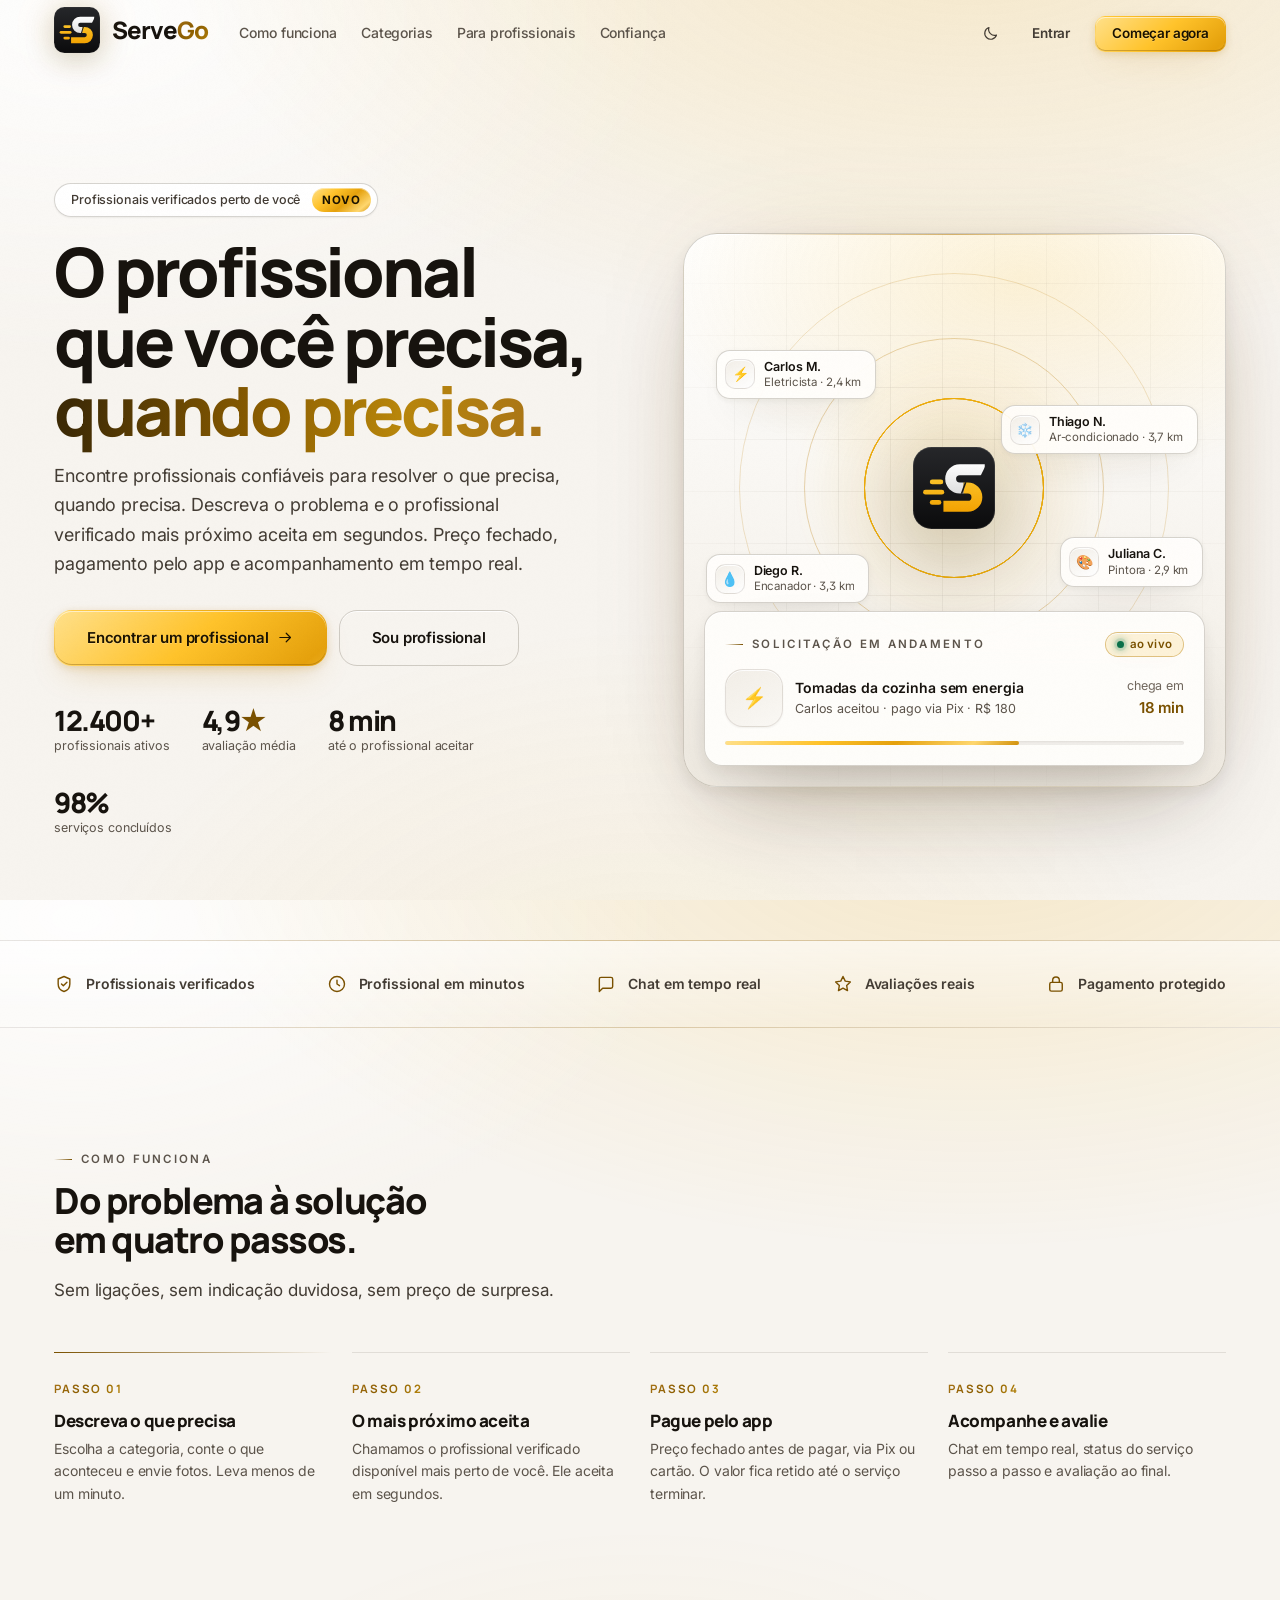
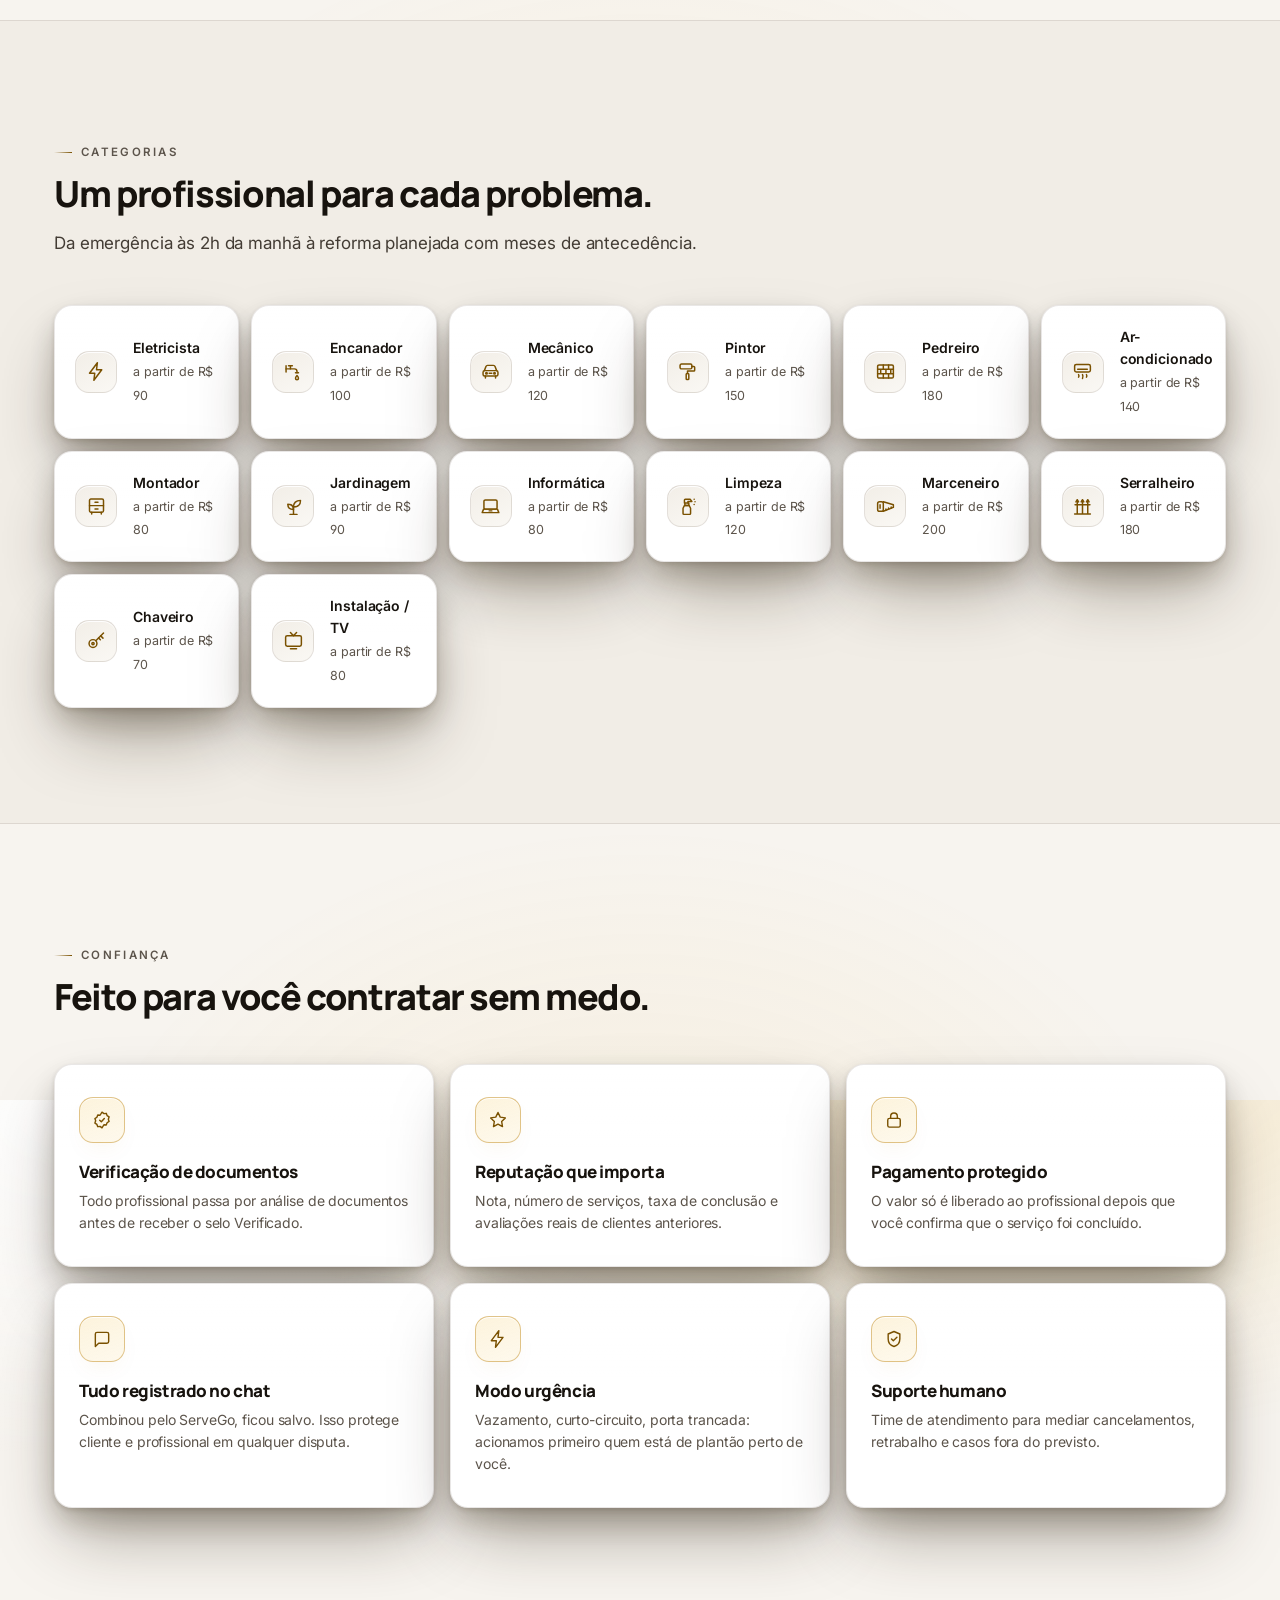
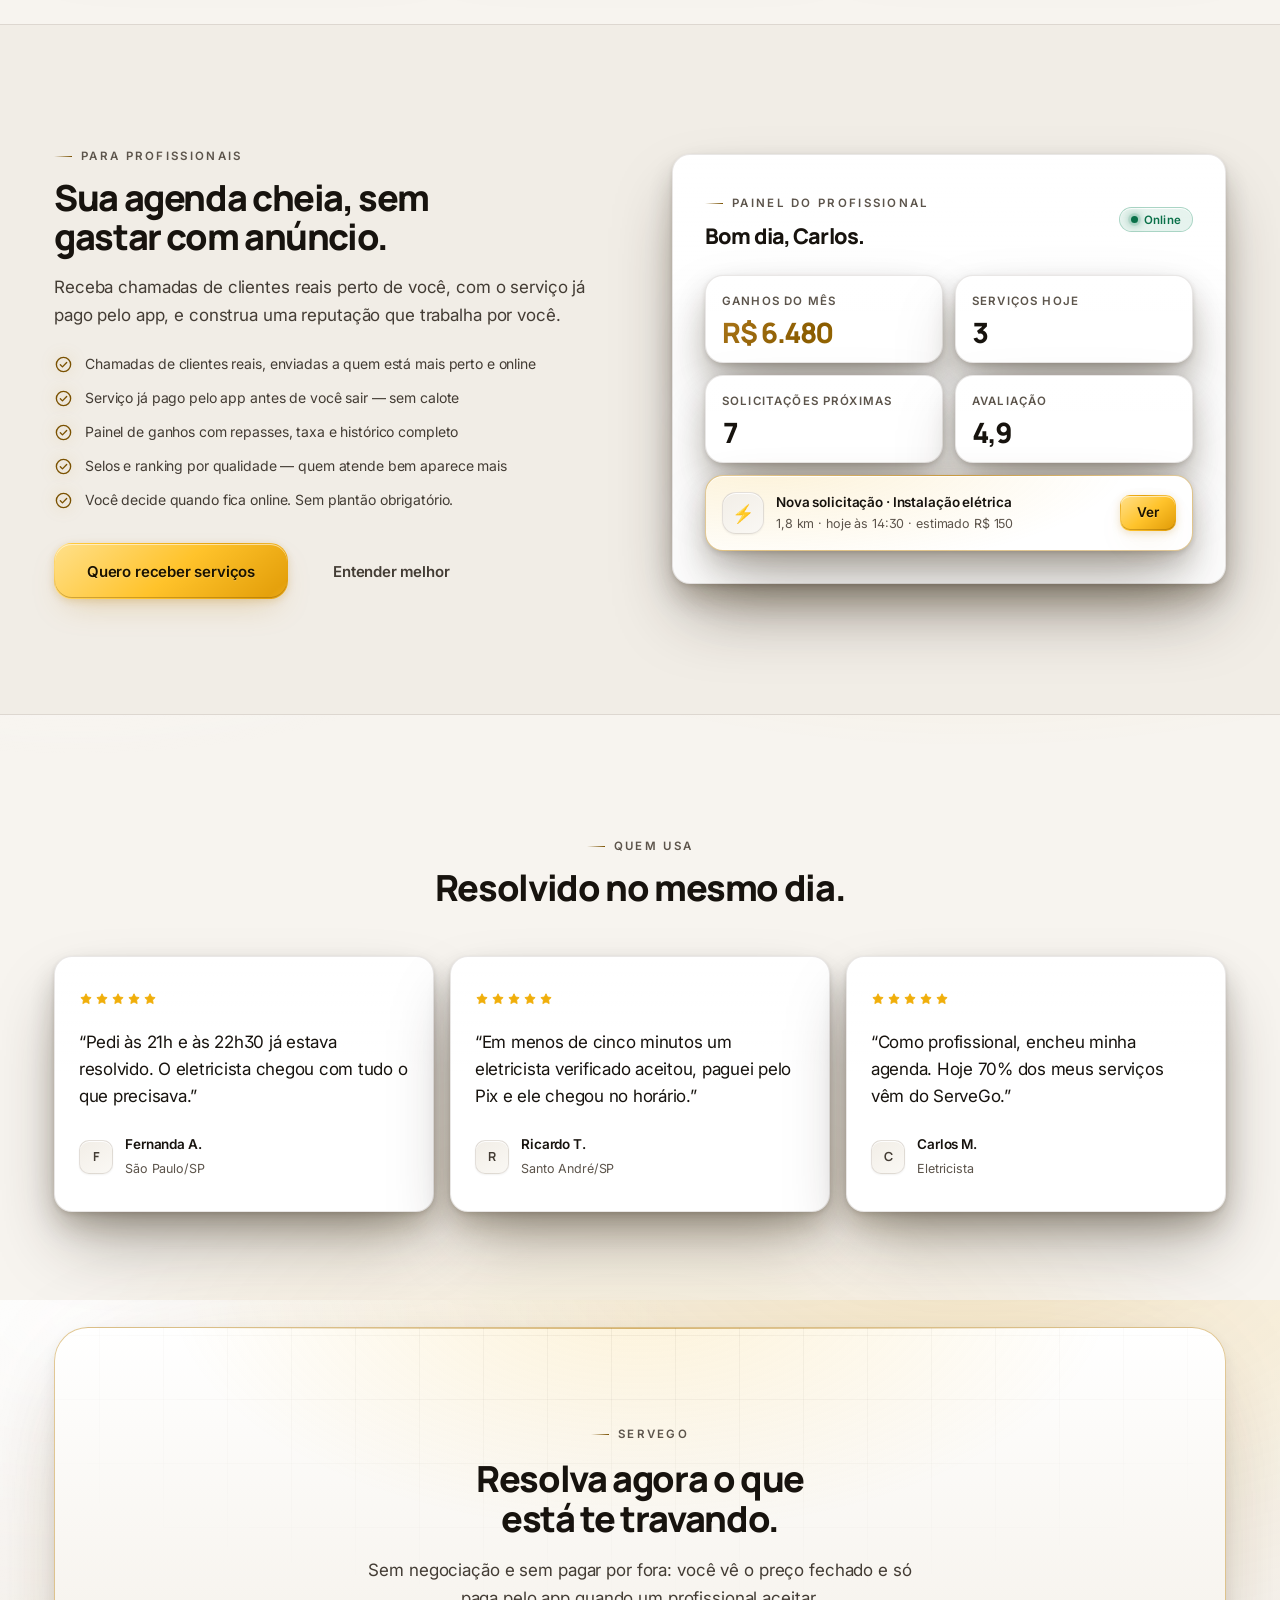
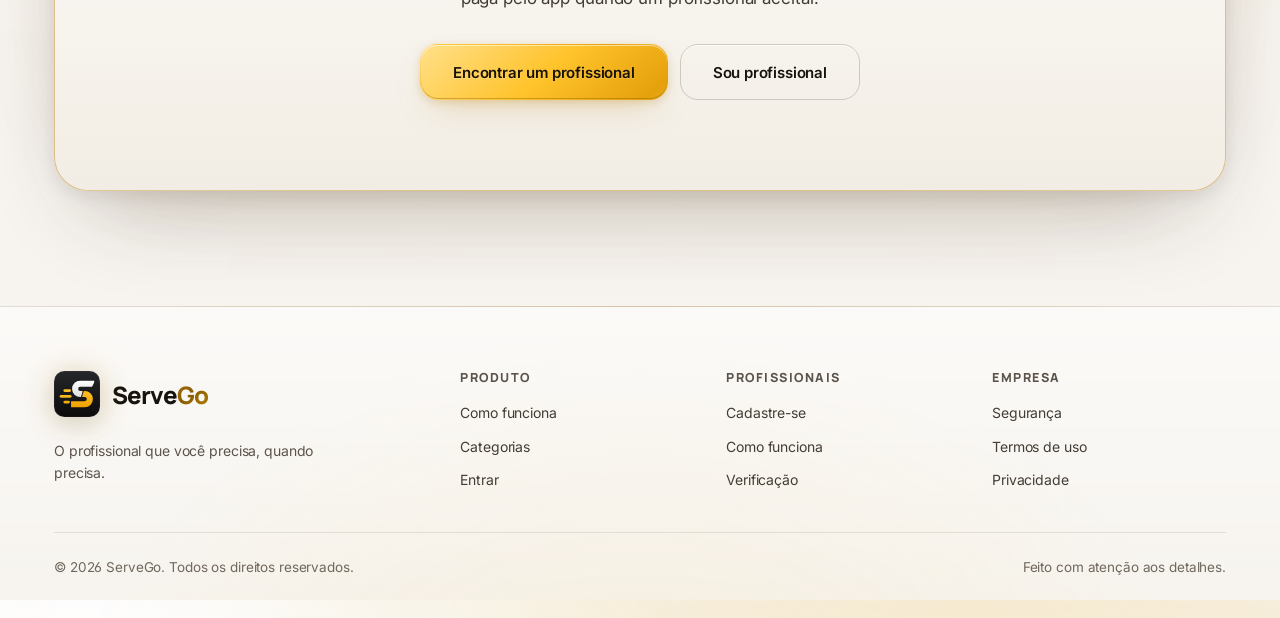
<file: index.html>
<!DOCTYPE html>
<html lang="pt-BR">
<head>
  <meta charset="UTF-8">
  <meta name="viewport" content="width=device-width, initial-scale=1, viewport-fit=cover">
  <meta name="theme-color" content="#f7f4ef" media="(prefers-color-scheme: light)">
  <meta name="theme-color" content="#070706" media="(prefers-color-scheme: dark)">
  <title>ServeGo — O profissional que você precisa, quando precisa</title>
  <meta name="description" content="Encontre profissionais confiáveis para resolver o que precisa, quando precisa. Eletricistas, encanadores, mecânicos e mais — verificados, avaliados e próximos de você.">

  <meta property="og:title" content="ServeGo — O profissional que você precisa, quando precisa">
  <meta property="og:description" content="Peça e o profissional verificado mais próximo vai até você. Preço fechado, pagamento pelo app.">
  <meta property="og:type" content="website">

  <!-- Tema aplicado antes da primeira pintura (evita flash de tela branca) -->
  <script>
    (function () {
      try {
        var t = localStorage.getItem("servego.theme");
        if (t === "light" || t === "dark") document.documentElement.setAttribute("data-theme", t);
      } catch (e) {}
    })();
  </script>

  <link rel="icon" type="image/svg+xml" href="assets/logo-mark.svg">
  <link rel="icon" type="image/png" href="assets/favicon.png">
  <link rel="apple-touch-icon" href="assets/apple-touch-icon.png">
  <link rel="manifest" href="manifest.webmanifest">
  <meta name="mobile-web-app-capable" content="yes">
  <meta name="apple-mobile-web-app-capable" content="yes">
  <meta name="apple-mobile-web-app-status-bar-style" content="black-translucent">
  <meta name="apple-mobile-web-app-title" content="ServeGo">
  <meta name="application-name" content="ServeGo">
  <meta name="format-detection" content="telephone=no">

  <link rel="preconnect" href="https://fonts.googleapis.com">
  <link rel="preconnect" href="https://fonts.gstatic.com" crossorigin>
  <link href="https://fonts.googleapis.com/css2?family=Inter:wght@400;500;600;700&family=Manrope:wght@600;700;800&display=swap" rel="stylesheet">

  <link rel="stylesheet" href="css/tokens.css">
  <link rel="stylesheet" href="css/base.css">
  <link rel="stylesheet" href="css/components.css">
  <link rel="stylesheet" href="css/landing.css">
</head>
<body class="lp">

  <!-- ==================== HEADER ==================== -->
  <header class="lp-header" id="lpHeader">
    <div class="sg-container lp-header__inner">
      <a href="#" id="brandSlot" aria-label="ServeGo"></a>
      <nav class="lp-nav">
        <a href="#como-funciona">Como funciona</a>
        <a href="#categorias">Categorias</a>
        <a href="#profissionais">Para profissionais</a>
        <a href="#confianca">Confiança</a>
      </nav>
      <div class="sg-spacer"></div>
      <div class="sg-row" style="gap:8px">
        <span id="themeSlot" style="display:flex"></span>
        <a class="sg-btn sg-btn--ghost sg-btn--sm sg-hide-sm" href="app.html">Entrar</a>
        <a class="sg-btn sg-btn--primary sg-btn--sm" href="app.html">Começar agora</a>
      </div>
    </div>
  </header>

  <!-- ==================== HERO ==================== -->
  <section class="lp-hero">
    <div class="sg-container">
      <div class="lp-hero__grid">
        <div>
          <span class="lp-hero__pill sg-anim">Profissionais verificados perto de você <b>NOVO</b></span>
          <h1 class="sg-anim sg-anim-1">
            O profissional que você precisa,
            <span class="sg-gradient-text">quando precisa.</span>
          </h1>
          <p class="lp-hero__sub sg-anim sg-anim-2">
            Encontre profissionais confiáveis para resolver o que precisa, quando precisa.
            Descreva o problema e o profissional verificado mais próximo aceita em segundos. Preço fechado, pagamento pelo app e acompanhamento em tempo real.
          </p>
          <div class="lp-hero__cta sg-anim sg-anim-3">
            <a class="sg-btn sg-btn--primary sg-btn--lg" href="app.html">
              Encontrar um profissional <span id="icoArrow"></span>
            </a>
            <a class="sg-btn sg-btn--outline sg-btn--lg" href="app.html">Sou profissional</a>
          </div>
          <div class="lp-hero__trust sg-anim sg-anim-4">
            <div class="lp-hero__trust-item">
              <span class="lp-hero__trust-value">12.400+</span>
              <span class="lp-hero__trust-label">profissionais ativos</span>
            </div>
            <div class="lp-hero__trust-item">
              <span class="lp-hero__trust-value">4,9<span class="sg-brand-text">★</span></span>
              <span class="lp-hero__trust-label">avaliação média</span>
            </div>
            <div class="lp-hero__trust-item">
              <span class="lp-hero__trust-value">8 min</span>
              <span class="lp-hero__trust-label">até o profissional aceitar</span>
            </div>
            <div class="lp-hero__trust-item">
              <span class="lp-hero__trust-value">98%</span>
              <span class="lp-hero__trust-label">serviços concluídos</span>
            </div>
          </div>
        </div>

        <!-- Composição visual: rede de profissionais ao redor do cliente -->
        <div class="lp-stage" aria-hidden="true">
          <div class="lp-stage__grid"></div>
          <div class="lp-stage__glow"></div>
          <div class="lp-stage__ring lp-stage__ring--1"></div>
          <div class="lp-stage__ring lp-stage__ring--2"></div>
          <div class="lp-stage__ring lp-stage__ring--3"></div>
          <div class="lp-stage__wave"></div>
          <div class="lp-stage__wave lp-stage__wave--2"></div>
          <div class="lp-stage__wave lp-stage__wave--3"></div>
          <div class="lp-stage__center" id="stageCenter"></div>

          <div class="lp-node" style="left:6%;top:21%;animation-delay:.25s">
            <span class="lp-node__ic">⚡</span>
            <span><span class="lp-node__name">Carlos M.</span><span class="lp-node__meta">Eletricista · 2,4 km</span></span>
          </div>
          <div class="lp-node" style="right:5%;top:31%;animation-delay:.45s">
            <span class="lp-node__ic">❄️</span>
            <span><span class="lp-node__name">Thiago N.</span><span class="lp-node__meta">Ar-condicionado · 3,7 km</span></span>
          </div>
          <div class="lp-node" style="left:4%;top:58%;animation-delay:.65s">
            <span class="lp-node__ic">💧</span>
            <span><span class="lp-node__name">Diego R.</span><span class="lp-node__meta">Encanador · 3,3 km</span></span>
          </div>
          <div class="lp-node" style="right:4%;top:55%;animation-delay:.85s">
            <span class="lp-node__ic">🎨</span>
            <span><span class="lp-node__name">Juliana C.</span><span class="lp-node__meta">Pintora · 2,9 km</span></span>
          </div>

          <div class="lp-stage__card">
            <div class="sg-row sg-row--between" style="margin-bottom:12px">
              <span class="sg-eyebrow">Solicitação em andamento</span>
              <span class="sg-badge sg-badge--brand"><span class="sg-dot sg-dot--live"></span>ao vivo</span>
            </div>
            <div class="sg-row">
              <span class="sg-avatar sg-avatar--lg" style="font-size:20px">⚡</span>
              <div style="min-width:0;flex:1">
                <div class="sg-md sg-strong sg-truncate">Tomadas da cozinha sem energia</div>
                <div class="sg-xs sg-dim">Carlos aceitou · pago via Pix · R$ 180</div>
              </div>
              <div style="text-align:right">
                <div class="sg-xs sg-faint">chega em</div>
                <div class="sg-strong sg-brand-text">18 min</div>
              </div>
            </div>
            <div class="sg-progress" style="margin-top:14px"><div class="sg-progress__fill" style="width:64%"></div></div>
          </div>
        </div>
      </div>
    </div>
  </section>

  <!-- ==================== FAIXA DE CONFIANÇA ==================== -->
  <section class="lp-strip">
    <div class="sg-container lp-strip__inner" id="stripSlot"></div>
  </section>

  <!-- ==================== COMO FUNCIONA ==================== -->
  <section class="lp-section" id="como-funciona">
    <div class="sg-container">
      <div class="lp-section__head" data-reveal>
        <span class="sg-eyebrow">Como funciona</span>
        <h2>Do problema à solução em quatro passos.</h2>
        <p class="sg-lead">Sem ligações, sem indicação duvidosa, sem preço de surpresa.</p>
      </div>
      <div class="lp-steps">
        <div class="lp-step is-brand" data-reveal>
          <span class="lp-step__n">PASSO 01</span>
          <h4>Descreva o que precisa</h4>
          <p class="sg-md sg-dim">Escolha a categoria, conte o que aconteceu e envie fotos. Leva menos de um minuto.</p>
        </div>
        <div class="lp-step" data-reveal data-reveal-delay="80">
          <span class="lp-step__n">PASSO 02</span>
          <h4>O mais próximo aceita</h4>
          <p class="sg-md sg-dim">Chamamos o profissional verificado disponível mais perto de você. Ele aceita em segundos.</p>
        </div>
        <div class="lp-step" data-reveal data-reveal-delay="160">
          <span class="lp-step__n">PASSO 03</span>
          <h4>Pague pelo app</h4>
          <p class="sg-md sg-dim">Preço fechado antes de pagar, via Pix ou cartão. O valor fica retido até o serviço terminar.</p>
        </div>
        <div class="lp-step" data-reveal data-reveal-delay="240">
          <span class="lp-step__n">PASSO 04</span>
          <h4>Acompanhe e avalie</h4>
          <p class="sg-md sg-dim">Chat em tempo real, status do serviço passo a passo e avaliação ao final.</p>
        </div>
      </div>
    </div>
  </section>

  <!-- ==================== CATEGORIAS ==================== -->
  <section class="lp-section lp-section--alt" id="categorias">
    <div class="sg-container">
      <div class="lp-section__head" data-reveal>
        <span class="sg-eyebrow">Categorias</span>
        <h2>Um profissional para cada problema.</h2>
        <p class="sg-lead">Da emergência às 2h da manhã à reforma planejada com meses de antecedência.</p>
      </div>
      <div class="lp-cats" id="catsSlot" data-reveal></div>
    </div>
  </section>

  <!-- ==================== CONFIANÇA ==================== -->
  <section class="lp-section" id="confianca">
    <div class="sg-container">
      <div class="lp-section__head" data-reveal>
        <span class="sg-eyebrow">Confiança</span>
        <h2>Feito para você contratar sem medo.</h2>
      </div>
      <div class="lp-features" id="featSlot"></div>
    </div>
  </section>

  <!-- ==================== PARA PROFISSIONAIS ==================== -->
  <section class="lp-section lp-section--alt" id="profissionais">
    <div class="sg-container lp-split">
      <div data-reveal>
        <span class="sg-eyebrow">Para profissionais</span>
        <h2 style="margin:12px 0 16px">Sua agenda cheia, sem gastar com anúncio.</h2>
        <p class="sg-lead">Receba chamadas de clientes reais perto de você, com o serviço já pago pelo app, e construa uma reputação que trabalha por você.</p>
        <ul class="lp-checklist" id="proListSlot"></ul>
        <div class="sg-row" style="gap:12px;margin-top:32px">
          <a class="sg-btn sg-btn--primary sg-btn--lg" href="app.html">Quero receber serviços</a>
          <a class="sg-btn sg-btn--ghost sg-btn--lg" href="#como-funciona">Entender melhor</a>
        </div>
      </div>
      <div data-reveal data-reveal-delay="120">
        <div class="sg-card sg-card--pad-lg">
          <div class="sg-row sg-row--between" style="margin-bottom:22px">
            <div>
              <div class="sg-eyebrow">Painel do profissional</div>
              <div class="sg-display" style="font-size:1.35rem;margin-top:6px">Bom dia, Carlos.</div>
            </div>
            <span class="sg-badge sg-badge--success"><span class="sg-dot sg-dot--live"></span>Online</span>
          </div>
          <div class="sg-grid sg-grid--2" style="gap:12px">
            <div class="sg-card sg-card--tight"><div class="sg-metric">
              <span class="sg-metric__label">Ganhos do mês</span>
              <span class="sg-metric__value sg-brand-text">R$ 6.480</span></div></div>
            <div class="sg-card sg-card--tight"><div class="sg-metric">
              <span class="sg-metric__label">Serviços hoje</span>
              <span class="sg-metric__value">3</span></div></div>
            <div class="sg-card sg-card--tight"><div class="sg-metric">
              <span class="sg-metric__label">Solicitações próximas</span>
              <span class="sg-metric__value">7</span></div></div>
            <div class="sg-card sg-card--tight"><div class="sg-metric">
              <span class="sg-metric__label">Avaliação</span>
              <span class="sg-metric__value">4,9</span></div></div>
          </div>
          <div class="sg-card sg-card--tight sg-card--brand" style="margin-top:12px">
            <div class="sg-row sg-row--between">
              <div class="sg-row" style="min-width:0">
                <span class="sg-avatar" style="font-size:18px">⚡</span>
                <div style="min-width:0">
                  <div class="sg-sm sg-strong sg-truncate">Nova solicitação · Instalação elétrica</div>
                  <div class="sg-xs sg-dim">1,8 km · hoje às 14:30 · estimado R$ 150</div>
                </div>
              </div>
              <span class="sg-btn sg-btn--primary sg-btn--sm">Ver</span>
            </div>
          </div>
        </div>
      </div>
    </div>
  </section>

  <!-- ==================== DEPOIMENTOS ==================== -->
  <section class="lp-section">
    <div class="sg-container">
      <div class="lp-section__head lp-section__head--center" data-reveal>
        <span class="sg-eyebrow">Quem usa</span>
        <h2>Resolvido no mesmo dia.</h2>
      </div>
      <div class="lp-quotes" id="quotesSlot"></div>
    </div>
  </section>

  <!-- ==================== CTA FINAL ==================== -->
  <section class="lp-section" style="padding-top:0">
    <div class="sg-container">
      <div class="lp-cta" data-reveal>
        <span class="sg-eyebrow">ServeGo</span>
        <h2 style="margin:16px auto 18px">Resolva agora o que está te travando.</h2>
        <p class="sg-lead" style="max-width:52ch;margin-inline:auto">
          Sem negociação e sem pagar por fora: você vê o preço fechado e só paga pelo app quando um profissional aceitar.
        </p>
        <div class="lp-cta__actions">
          <a class="sg-btn sg-btn--primary sg-btn--lg" href="app.html">Encontrar um profissional</a>
          <a class="sg-btn sg-btn--outline sg-btn--lg" href="app.html">Sou profissional</a>
        </div>
      </div>
    </div>
  </section>

  <!-- ==================== FOOTER ==================== -->
  <footer class="lp-footer">
    <div class="sg-container">
      <div class="lp-footer__grid">
        <div>
          <div id="footBrand"></div>
          <p class="sg-md sg-dim" style="margin-top:16px;max-width:34ch">
            O profissional que você precisa, quando precisa.
          </p>
        </div>
        <div>
          <h5>Produto</h5>
          <ul>
            <li><a href="#como-funciona">Como funciona</a></li>
            <li><a href="#categorias">Categorias</a></li>
            <li><a href="app.html">Entrar</a></li>
          </ul>
        </div>
        <div>
          <h5>Profissionais</h5>
          <ul>
            <li><a href="app.html">Cadastre-se</a></li>
            <li><a href="#profissionais">Como funciona</a></li>
            <li><a href="#confianca">Verificação</a></li>
          </ul>
        </div>
        <div>
          <h5>Empresa</h5>
          <ul>
            <li><a href="#confianca">Segurança</a></li>
            <li><a href="#">Termos de uso</a></li>
            <li><a href="#">Privacidade</a></li>
          </ul>
        </div>
      </div>
      <div class="lp-footer__bottom">
        <span>© <span id="year"></span> ServeGo. Todos os direitos reservados.</span>
        <span>Feito com atenção aos detalhes.</span>
      </div>
    </div>
  </footer>

  <script src="js/icons.js"></script>
  <script src="js/theme.js"></script>
  <script>
  (function () {
    var SG = window.SG;

    document.getElementById("brandSlot").innerHTML = SG.brandLogo();
    document.getElementById("footBrand").innerHTML = SG.brandLogo();
    document.getElementById("stageCenter").innerHTML = SG.brandMark(40);
    document.getElementById("icoArrow").innerHTML = SG.icon("arrowRight", 17);
    document.getElementById("year").textContent = new Date().getFullYear();

    /* Botão de tema claro/escuro */
    if (SG.theme) SG.theme.mount("#themeSlot", "sg-btn sg-btn--ghost sg-btn--sm sg-btn--icon");

    /* Faixa de confiança */
    var strip = [
      ["shield", "Profissionais verificados"],
      ["clock", "Profissional em minutos"],
      ["chat", "Chat em tempo real"],
      ["star", "Avaliações reais"],
      ["lock", "Pagamento protegido"]
    ];
    document.getElementById("stripSlot").innerHTML = strip.map(function (s) {
      return '<div class="lp-strip__item"><span class="lp-strip__ic">' + SG.icon(s[0], 20) +
        '</span><span class="sg-md sg-muted sg-strong">' + s[1] + "</span></div>";
    }).join("");

    /* Categorias */
    var cats = [
      ["eletricista", "Eletricista", "R$ 90"], ["encanador", "Encanador", "R$ 100"], ["mecanico", "Mecânico", "R$ 120"],
      ["pintor", "Pintor", "R$ 150"], ["pedreiro", "Pedreiro", "R$ 180"], ["ar-condicionado", "Ar-condicionado", "R$ 140"],
      ["montador", "Montador", "R$ 80"], ["jardinagem", "Jardinagem", "R$ 90"], ["informatica", "Informática", "R$ 80"],
      ["limpeza", "Limpeza", "R$ 120"], ["marceneiro", "Marceneiro", "R$ 200"], ["serralheiro", "Serralheiro", "R$ 180"],
      ["chaveiro", "Chaveiro", "R$ 70"], ["instalacoes", "Instalação / TV", "R$ 80"]
    ];
    document.getElementById("catsSlot").innerHTML = cats.map(function (c) {
      return '<a class="lp-cat" href="app.html"><span class="lp-cat__ic">' + SG.catIcon({ slug: c[0] }, 21) + "</span>" +
        '<span><span class="lp-cat__name" style="display:block">' + c[1] + "</span>" +
        '<span class="lp-cat__price">a partir de ' + c[2] + "</span></span></a>";
    }).join("");

    /* Diferenciais */
    var feats = [
      ["verified", "Verificação de documentos", "Todo profissional passa por análise de documentos antes de receber o selo Verificado."],
      ["star", "Reputação que importa", "Nota, número de serviços, taxa de conclusão e avaliações reais de clientes anteriores."],
      ["lock", "Pagamento protegido", "O valor só é liberado ao profissional depois que você confirma que o serviço foi concluído."],
      ["chat", "Tudo registrado no chat", "Combinou pelo ServeGo, ficou salvo. Isso protege cliente e profissional em qualquer disputa."],
      ["zap", "Modo urgência", "Vazamento, curto-circuito, porta trancada: acionamos primeiro quem está de plantão perto de você."],
      ["shield", "Suporte humano", "Time de atendimento para mediar cancelamentos, retrabalho e casos fora do previsto."]
    ];
    document.getElementById("featSlot").innerHTML = feats.map(function (f, i) {
      return '<div class="lp-feature" data-reveal data-reveal-delay="' + (i * 70) + '">' +
        '<div class="lp-feature__ic">' + SG.icon(f[0], 20) + "</div>" +
        "<h4>" + f[1] + "</h4><p>" + f[2] + "</p></div>";
    }).join("");

    /* Lista para profissionais */
    var proItems = [
      "Chamadas de clientes reais, enviadas a quem está mais perto e online",
      "Serviço já pago pelo app antes de você sair — sem calote",
      "Painel de ganhos com repasses, taxa e histórico completo",
      "Selos e ranking por qualidade — quem atende bem aparece mais",
      "Você decide quando fica online. Sem plantão obrigatório."
    ];
    document.getElementById("proListSlot").innerHTML = proItems.map(function (t) {
      return "<li>" + SG.icon("checkCircle", 18) + "<span>" + t + "</span></li>";
    }).join("");

    /* Depoimentos */
    var quotes = [
      ["Pedi às 21h e às 22h30 já estava resolvido. O eletricista chegou com tudo o que precisava.", "Fernanda A.", "São Paulo/SP", 5],
      ["Em menos de cinco minutos um eletricista verificado aceitou, paguei pelo Pix e ele chegou no horário.", "Ricardo T.", "Santo André/SP", 5],
      ["Como profissional, encheu minha agenda. Hoje 70% dos meus serviços vêm do ServeGo.", "Carlos M.", "Eletricista", 5]
    ];
    document.getElementById("quotesSlot").innerHTML = quotes.map(function (q, i) {
      var stars = "";
      for (var s = 0; s < q[3]; s++) stars += SG.starIcon(true, 15);
      return '<div class="lp-quote" data-reveal data-reveal-delay="' + (i * 90) + '">' +
        '<span class="sg-stars">' + stars + "</span>" +
        "<p>“" + q[0] + "”</p>" +
        '<div class="sg-row"><span class="sg-avatar sg-avatar--sm">' + q[1].charAt(0) + "</span>" +
        '<span><span class="sg-sm sg-strong" style="display:block">' + q[1] + "</span>" +
        '<span class="sg-xs sg-dim">' + q[2] + "</span></span></div></div>";
    }).join("");

    /* Header fixo com fundo ao rolar */
    var header = document.getElementById("lpHeader");
    var onScroll = function () { header.classList.toggle("is-stuck", window.scrollY > 12); };
    window.addEventListener("scroll", onScroll, { passive: true });
    onScroll();

    /* Reveal por scroll */
    var els = [].slice.call(document.querySelectorAll("[data-reveal]"));
    if ("IntersectionObserver" in window) {
      var io = new IntersectionObserver(function (entries) {
        entries.forEach(function (en) {
          if (!en.isIntersecting) return;
          var delay = parseInt(en.target.getAttribute("data-reveal-delay") || "0", 10);
          setTimeout(function () { en.target.classList.add("is-visible"); }, delay);
          io.unobserve(en.target);
        });
      }, { threshold: 0.12, rootMargin: "0px 0px -40px" });
      els.forEach(function (e) { io.observe(e); });
    } else {
      els.forEach(function (e) { e.classList.add("is-visible"); });
    }

    /* Rolagem suave nas âncoras */
    document.addEventListener("click", function (e) {
      var a = e.target.closest('a[href^="#"]');
      if (!a) return;
      var id = a.getAttribute("href");
      if (id.length < 2) return;
      var target = document.querySelector(id);
      if (!target) return;
      e.preventDefault();
      window.scrollTo({ top: target.getBoundingClientRect().top + window.scrollY - 76, behavior: "smooth" });
    });
  })();
  </script>
  <script>
    if ("serviceWorker" in navigator && (location.protocol === "https:" || location.hostname === "localhost" || location.hostname === "127.0.0.1")) {
      window.addEventListener("load", function () { navigator.serviceWorker.register("sw.js").catch(function () {}); });
    }
  </script>
</body>
</html>
</file>
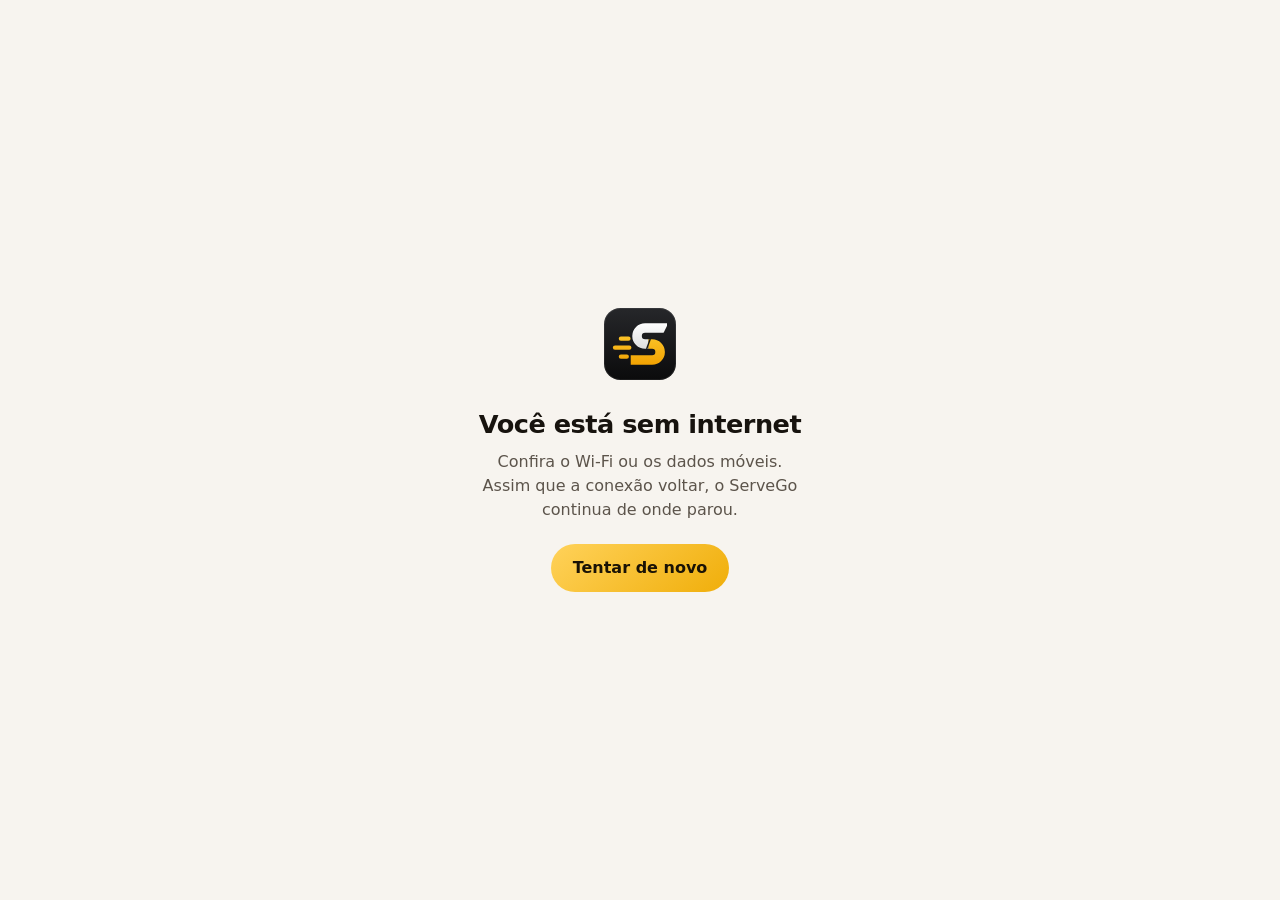
<file: offline.html>
<!DOCTYPE html>
<html lang="pt-BR">
<head>
  <meta charset="UTF-8">
  <meta name="viewport" content="width=device-width, initial-scale=1, viewport-fit=cover">
  <meta name="theme-color" content="#070706">
  <title>Sem conexão · ServeGo</title>
  <style>
    :root { color-scheme: light dark; --bg: #f7f4ef; --text: #17130e; --muted: #5c544b; --gold: #f0ae0a; }
    @media (prefers-color-scheme: dark) { :root { --bg: #070706; --text: #f7f4f0; --muted: #aaa29a; } }
    * { box-sizing: border-box; }
    body { margin: 0; min-height: 100dvh; display: grid; place-items: center; padding: 24px;
      background: var(--bg); color: var(--text); font: 16px/1.5 system-ui, -apple-system, "Segoe UI", Roboto, sans-serif; text-align: center; }
    img { width: 72px; height: 72px; }
    h1 { font-size: 1.6rem; margin: 18px 0 6px; letter-spacing: -0.02em; }
    p { margin: 0 auto 22px; max-width: 320px; color: var(--muted); }
    button { min-height: 48px; padding: 0 22px; border: 0; border-radius: 999px; font: 600 16px system-ui, sans-serif;
      color: #1a1205; background: linear-gradient(140deg, #ffd25a, var(--gold)); cursor: pointer; }
  </style>
</head>
<body>
  <main>
    <img src="assets/logo-mark.svg" alt="ServeGo">
    <h1>Você está sem internet</h1>
    <p>Confira o Wi-Fi ou os dados móveis. Assim que a conexão voltar, o ServeGo continua de onde parou.</p>
    <button onclick="location.reload()">Tentar de novo</button>
  </main>
  <script>window.addEventListener("online", function () { location.reload(); });</script>
</body>
</html>
</file>
<file: css/tokens.css>
/* ==========================================================================
   ServeGo — Design Tokens · Ultra-Premium · Tema claro e escuro
   --------------------------------------------------------------------------
   Como funciona o tema:
     :root                          → tema ESCURO (padrão da marca)
     :root[data-theme="light"]      → tema CLARO escolhido pelo usuário
     @media (prefers-color-scheme)  → segue o sistema quando não há escolha

   Nenhum valor cru de cor, sombra ou material deve ser escrito fora daqui.
   Os "materiais" (glaze, hover, well, sheen, inset, scrim) existem para que
   vidro, luz e profundidade se invertam corretamente entre os dois temas.
   ========================================================================== */

:root {
  /* =====================================================================
     TEMA ESCURO — preto quente, ouro metálico, vidro
     ===================================================================== */

  /* ---- Superfícies -------------------------------------------------- */
  --sg-bg: #070706;
  --sg-bg-soft: #0b0a09;
  --sg-surface: #100f0e;
  --sg-surface-2: #171513;
  --sg-surface-3: #201d1a;
  --sg-elevated: #2a2622;

  /* ---- Vidro (com backdrop-filter) ---------------------------------- */
  --sg-glass: rgba(24, 21, 19, 0.62);
  --sg-glass-strong: rgba(16, 15, 14, 0.86);
  --sg-glass-header: rgba(9, 8, 7, 0.72);
  --sg-glass-blur: blur(22px) saturate(150%);

  /* ---- Linhas ------------------------------------------------------- */
  --sg-line: rgba(255, 240, 220, 0.075);
  --sg-line-soft: rgba(255, 240, 220, 0.045);
  --sg-line-strong: rgba(255, 240, 220, 0.145);
  --sg-line-gold: rgba(255, 192, 31, 0.26);
  --sg-grid: rgba(255, 240, 220, 0.045);

  /* ---- Materiais ----------------------------------------------------
     glaze  = verniz de luz no topo das superfícies
     hover  = tinta de interação
     well   = fundo rebaixado (campos, segmentos, cabeçalho de tabela)
     sheen  = filete de luz de 1px (box-shadow inset)
     inset  = profundidade interna dos campos
     scrim  = véu atrás de modais                                        */
  --sg-glaze: rgba(255, 245, 230, 0.045);
  --sg-glaze-soft: rgba(255, 245, 230, 0.028);
  --sg-glaze-strong: rgba(255, 245, 230, 0.075);
  --sg-hover: rgba(255, 245, 230, 0.045);
  --sg-hover-strong: rgba(255, 245, 230, 0.075);
  --sg-well: rgba(0, 0, 0, 0.28);
  --sg-well-strong: rgba(0, 0, 0, 0.4);
  --sg-sheen: inset 0 1px 0 rgba(255, 245, 225, 0.07);
  --sg-sheen-strong: inset 0 1px 0 rgba(255, 245, 225, 0.14);
  --sg-inset: inset 0 1px 2px rgba(0, 0, 0, 0.35);
  --sg-inset-strong: inset 0 1px 3px rgba(0, 0, 0, 0.5);
  --sg-scrim: rgba(3, 3, 2, 0.74);
  --sg-shade: rgba(0, 0, 0, 0.6);
  --sg-shade-strong: rgba(0, 0, 0, 0.9);

  /* ---- Texto -------------------------------------------------------- */
  --sg-text: #f7f4f0;
  --sg-text-2: #d2cbc3;
  --sg-text-3: #aaa29a;
  --sg-text-4: #8f877f;
  --sg-on-brand: #180f00;

  /* ---- Ouro --------------------------------------------------------- */
  --sg-gold-100: #ffefc0;
  --sg-gold-200: #ffdc82;
  --sg-gold-300: #ffc93f;
  --sg-brand: #ffc01f;
  --sg-brand-2: #eaa30c;
  --sg-brand-3: #b87c05;
  --sg-brand-deep: #7d5202;
  /* cor do ouro quando vira TEXTO ou ícone (precisa de contraste) */
  --sg-brand-ink: #ffc01f;
  --sg-brand-ink-2: #ffdc82;

  --sg-brand-soft: rgba(255, 192, 31, 0.11);
  --sg-brand-softer: rgba(255, 192, 31, 0.055);
  --sg-brand-line: var(--sg-line-gold);
  --sg-brand-glow: rgba(255, 168, 10, 0.3);
  --sg-brand-halo: rgba(255, 168, 10, 0.14);

  /* Gradientes metálicos */
  --sg-gold-metal: linear-gradient(140deg,
      var(--sg-gold-100) 0%, var(--sg-brand) 34%, var(--sg-brand-2) 58%,
      var(--sg-gold-200) 86%, var(--sg-brand-2) 100%);
  /* versão para texto recortado (background-clip: text) */
  --sg-gold-ink: var(--sg-gold-metal);
  --sg-gold-line: linear-gradient(90deg,
      transparent 0%, var(--sg-brand-line) 22%, rgba(255, 223, 140, 0.5) 50%,
      var(--sg-brand-line) 78%, transparent 100%);
  --sg-gold-text: linear-gradient(96deg, #fffaf0 4%, var(--sg-gold-200) 40%,
      var(--sg-brand) 66%, var(--sg-gold-100) 100%);

  /* ---- Semânticas --------------------------------------------------- */
  --sg-success: #4cd6a0;
  --sg-success-soft: rgba(76, 214, 160, 0.11);
  --sg-success-line: rgba(76, 214, 160, 0.26);
  --sg-danger: #ff6f63;
  --sg-danger-soft: rgba(255, 111, 99, 0.11);
  --sg-danger-line: rgba(255, 111, 99, 0.26);
  --sg-info: #7fb0ff;
  --sg-info-soft: rgba(127, 176, 255, 0.11);
  --sg-info-line: rgba(127, 176, 255, 0.26);
  --sg-warn: #ffb020;
  --sg-warn-soft: rgba(255, 176, 32, 0.11);
  --sg-warn-line: rgba(255, 176, 32, 0.26);

  /* ---- Sombras em camadas ------------------------------------------- */
  --sg-shadow-sm: 0 1px 2px rgba(0, 0, 0, 0.5);
  --sg-shadow-md: 0 2px 4px rgba(0, 0, 0, 0.4), 0 8px 20px -8px rgba(0, 0, 0, 0.6);
  --sg-shadow-lg: 0 4px 10px rgba(0, 0, 0, 0.35), 0 22px 56px -22px rgba(0, 0, 0, 0.85);
  --sg-shadow-xl: 0 10px 24px rgba(0, 0, 0, 0.42), 0 50px 110px -40px rgba(0, 0, 0, 0.95);
  --sg-shadow-card: 0 2px 6px rgba(0, 0, 0, 0.55), 0 14px 30px -4px rgba(0, 0, 0, 0.8), 0 36px 72px -14px rgba(0, 0, 0, 0.95);
  --sg-shadow-card-hover: 0 4px 10px rgba(0, 0, 0, 0.6), 0 24px 46px -6px rgba(0, 0, 0, 0.85), 0 56px 100px -18px rgba(0, 0, 0, 1);
  --sg-shadow-brand: 0 2px 8px rgba(184, 124, 5, 0.28), 0 16px 40px -14px var(--sg-brand-glow);
  --sg-shadow-brand-lg: 0 4px 12px rgba(184, 124, 5, 0.34), 0 26px 62px -18px var(--sg-brand-glow);

  /* ---- Ambiente (auras de fundo) ------------------------------------ */
  --sg-aura-gold: rgba(255, 168, 10, 0.14);
  --sg-aura-gold-soft: rgba(255, 168, 10, 0.07);
  --sg-aura-light: rgba(255, 245, 230, 0.045);
  --sg-stage-top: #14120f;
  --sg-stage-bottom: #070605;

  /* ---- Textura ------------------------------------------------------ */
  --sg-noise-opacity: 0.035;
  --sg-noise-blend: overlay;
  --sg-noise: url("data:image/svg+xml,%3Csvg xmlns='http://www.w3.org/2000/svg' width='180' height='180'%3E%3Cfilter id='n'%3E%3CfeTurbulence type='fractalNoise' baseFrequency='0.85' numOctaves='3' stitchTiles='stitch'/%3E%3CfeColorMatrix type='saturate' values='0'/%3E%3C/filter%3E%3Crect width='180' height='180' filter='url(%23n)' opacity='0.5'/%3E%3C/svg%3E");

  color-scheme: dark;

  /* =====================================================================
     ESCALAS INVARIANTES (não mudam com o tema)
     ===================================================================== */

  /* ---- Tipografia ---------------------------------------------------- */
  --sg-font: "Inter", -apple-system, BlinkMacSystemFont, "Segoe UI", Roboto, Helvetica, Arial, sans-serif;
  --sg-font-display: "Manrope", var(--sg-font);
  --sg-fs-2xs: 0.71875rem;
  --sg-fs-xs: 0.78125rem;
  --sg-fs-sm: 0.84375rem;
  --sg-fs-md: 0.875rem;
  --sg-fs-base: 0.9375rem;
  --sg-fs-lg: 1.0625rem;
  --sg-fs-xl: 1.3125rem;
  --sg-fs-2xl: 1.75rem;
  --sg-fs-3xl: 2.25rem;
  --sg-fs-4xl: 3rem;
  --sg-fs-5xl: 4.25rem;
  --sg-track-tight: -0.032em;
  --sg-track-display: -0.045em;
  --sg-track-eyebrow: 0.2em;

  /* ---- Espaçamento --------------------------------------------------- */
  --sg-1: 4px;  --sg-2: 8px;  --sg-3: 12px; --sg-4: 16px; --sg-5: 20px;
  --sg-6: 24px; --sg-8: 32px; --sg-10: 40px; --sg-12: 48px; --sg-16: 64px;
  --sg-20: 80px; --sg-24: 96px; --sg-32: 128px;

  /* ---- Raios --------------------------------------------------------- */
  --sg-r-xs: 7px; --sg-r-sm: 10px; --sg-r-md: 14px; --sg-r-lg: 18px;
  --sg-r-xl: 26px; --sg-r-2xl: 34px; --sg-r-full: 999px;

  /* ---- Movimento ----------------------------------------------------- */
  --sg-ease: cubic-bezier(0.32, 0.72, 0.26, 1);
  --sg-ease-out: cubic-bezier(0.16, 1, 0.3, 1);
  --sg-ease-spring: cubic-bezier(0.34, 1.42, 0.5, 1);
  --sg-t-fast: 140ms;
  --sg-t: 260ms;
  --sg-t-slow: 480ms;
  --sg-t-lux: 760ms;

  /* ---- Layout -------------------------------------------------------- */
  --sg-container: 1220px;
  --sg-container-wide: 1440px;
  --sg-header-h: 68px;
  --sg-sidebar-w: 256px;
  --sg-bottomnav-h: 64px;
  --sg-z-grain: 1;
  --sg-z-header: 60;
  --sg-z-sidebar: 55;
  --sg-z-sheet: 80;
  --sg-z-modal: 90;
  --sg-z-toast: 100;
}

/* ==========================================================================
   TEMA CLARO — marfim quente, bronze e papel
   Aplicado quando o usuário escolhe "claro" OU quando o sistema pede claro
   e o usuário ainda não escolheu nada.
   ========================================================================== */
:root[data-theme="light"] {
  /* ---- Superfícies -------------------------------------------------- */
  --sg-bg: #f7f4ef;
  --sg-bg-soft: #f1ede6;
  --sg-surface: #ffffff;
  --sg-surface-2: #faf8f4;
  --sg-surface-3: #f2eee7;
  --sg-elevated: #ffffff;

  /* ---- Vidro -------------------------------------------------------- */
  --sg-glass: rgba(255, 253, 250, 0.72);
  --sg-glass-strong: rgba(255, 254, 252, 0.9);
  --sg-glass-header: rgba(250, 247, 242, 0.78);

  /* ---- Linhas ------------------------------------------------------- */
  --sg-line: rgba(40, 28, 10, 0.1);
  --sg-line-soft: rgba(40, 28, 10, 0.06);
  --sg-line-strong: rgba(40, 28, 10, 0.19);
  --sg-line-gold: rgba(184, 124, 5, 0.42);
  --sg-grid: rgba(40, 28, 10, 0.055);

  /* ---- Materiais (invertem a lógica da luz) ------------------------- */
  --sg-glaze: rgba(255, 255, 255, 0.85);
  --sg-glaze-soft: rgba(255, 255, 255, 0.55);
  --sg-glaze-strong: rgba(255, 255, 255, 1);
  --sg-hover: rgba(40, 28, 10, 0.045);
  --sg-hover-strong: rgba(40, 28, 10, 0.075);
  --sg-well: rgba(40, 28, 10, 0.04);
  --sg-well-strong: rgba(40, 28, 10, 0.065);
  --sg-sheen: inset 0 1px 0 rgba(255, 255, 255, 0.9);
  --sg-sheen-strong: inset 0 1px 0 rgba(255, 255, 255, 1);
  --sg-inset: inset 0 1px 2px rgba(40, 28, 10, 0.07);
  --sg-inset-strong: inset 0 1px 3px rgba(40, 28, 10, 0.1);
  --sg-scrim: rgba(38, 30, 18, 0.4);
  --sg-shade: rgba(40, 28, 10, 0.18);
  --sg-shade-strong: rgba(40, 28, 10, 0.32);

  /* ---- Texto -------------------------------------------------------- */
  --sg-text: #17130e;
  --sg-text-2: #433c34;
  --sg-text-3: #5c544b;
  --sg-text-4: #70675d;
  --sg-on-brand: #1a1200;

  /* ---- Ouro: o metal continua ouro, mas o "ouro texto" vira bronze --- */
  --sg-brand: #f0ae0a;
  --sg-brand-2: #d1900a;
  --sg-brand-3: #a06a04;
  --sg-brand-deep: #6d4802;
  --sg-brand-ink: #7a5100;
  --sg-brand-ink-2: #6d4802;

  --sg-brand-soft: rgba(240, 174, 10, 0.14);
  --sg-brand-softer: rgba(240, 174, 10, 0.075);
  --sg-brand-glow: rgba(184, 124, 5, 0.34);
  --sg-brand-halo: rgba(240, 174, 10, 0.16);

  --sg-gold-metal: linear-gradient(140deg,
      #ffe08a 0%, #ffc32b 32%, #e5a10c 58%, #ffd76e 84%, #d1900a 100%);
  --sg-gold-ink: linear-gradient(140deg, #a97418 0%, #8a5c00 46%, #b8860b 100%);
  --sg-gold-line: linear-gradient(90deg,
      transparent 0%, rgba(184, 124, 5, 0.32) 22%, rgba(184, 124, 5, 0.6) 50%,
      rgba(184, 124, 5, 0.32) 78%, transparent 100%);
  --sg-gold-text: linear-gradient(96deg, #3d2a05 4%, #8a5c00 42%,
      #b8860b 70%, #a97418 100%);

  /* ---- Semânticas (tons que funcionam sobre papel) ------------------ */
  --sg-success: #0a7049;
  --sg-success-soft: rgba(15, 138, 92, 0.1);
  --sg-success-line: rgba(15, 138, 92, 0.28);
  --sg-danger: #b42a20;
  --sg-danger-soft: rgba(195, 50, 39, 0.09);
  --sg-danger-line: rgba(195, 50, 39, 0.26);
  --sg-info: #2260c4;
  --sg-info-soft: rgba(34, 96, 196, 0.09);
  --sg-info-line: rgba(34, 96, 196, 0.24);
  --sg-warn: #7a5205;
  --sg-warn-soft: rgba(150, 101, 10, 0.1);
  --sg-warn-line: rgba(150, 101, 10, 0.26);

  /* ---- Sombras: suaves, quentes, nunca pretas ----------------------- */
  --sg-shadow-sm: 0 1px 2px rgba(40, 28, 10, 0.06);
  --sg-shadow-md: 0 1px 2px rgba(40, 28, 10, 0.05), 0 6px 18px -8px rgba(40, 28, 10, 0.14);
  --sg-shadow-lg: 0 2px 6px rgba(40, 28, 10, 0.06), 0 18px 44px -20px rgba(40, 28, 10, 0.24);
  --sg-shadow-xl: 0 6px 16px rgba(40, 28, 10, 0.08), 0 40px 90px -36px rgba(40, 28, 10, 0.3);
  --sg-shadow-card: 0 2px 5px rgba(40, 28, 10, 0.14), 0 14px 30px -4px rgba(40, 28, 10, 0.28), 0 36px 70px -14px rgba(40, 28, 10, 0.4);
  --sg-shadow-card-hover: 0 4px 10px rgba(40, 28, 10, 0.16), 0 24px 46px -6px rgba(40, 28, 10, 0.34), 0 54px 96px -18px rgba(40, 28, 10, 0.5);
  --sg-shadow-brand: 0 2px 8px rgba(184, 124, 5, 0.22), 0 14px 34px -14px rgba(184, 124, 5, 0.35);
  --sg-shadow-brand-lg: 0 4px 12px rgba(184, 124, 5, 0.26), 0 22px 54px -18px rgba(184, 124, 5, 0.4);

  /* ---- Ambiente ----------------------------------------------------- */
  --sg-aura-gold: rgba(240, 174, 10, 0.16);
  --sg-aura-gold-soft: rgba(240, 174, 10, 0.09);
  --sg-aura-light: rgba(255, 255, 255, 0.9);
  --sg-stage-top: #ffffff;
  --sg-stage-bottom: #f2ede4;

  /* ---- Textura: grão multiplicado, bem mais discreto ---------------- */
  --sg-noise-opacity: 0.02;
  --sg-noise-blend: multiply;

  color-scheme: light;
}

/* Sem escolha explícita, segue o sistema ---------------------------------- */
@media (prefers-color-scheme: light) {
  :root:not([data-theme="dark"]):not([data-theme="light"]) {
    --sg-bg: #f7f4ef;
    --sg-bg-soft: #f1ede6;
    --sg-surface: #ffffff;
    --sg-surface-2: #faf8f4;
    --sg-surface-3: #f2eee7;
    --sg-elevated: #ffffff;

    --sg-glass: rgba(255, 253, 250, 0.72);
    --sg-glass-strong: rgba(255, 254, 252, 0.9);
    --sg-glass-header: rgba(250, 247, 242, 0.78);

    --sg-line: rgba(40, 28, 10, 0.1);
    --sg-line-soft: rgba(40, 28, 10, 0.06);
    --sg-line-strong: rgba(40, 28, 10, 0.19);
    --sg-line-gold: rgba(184, 124, 5, 0.42);
    --sg-grid: rgba(40, 28, 10, 0.055);

    --sg-glaze: rgba(255, 255, 255, 0.85);
    --sg-glaze-soft: rgba(255, 255, 255, 0.55);
    --sg-glaze-strong: rgba(255, 255, 255, 1);
    --sg-hover: rgba(40, 28, 10, 0.045);
    --sg-hover-strong: rgba(40, 28, 10, 0.075);
    --sg-well: rgba(40, 28, 10, 0.04);
    --sg-well-strong: rgba(40, 28, 10, 0.065);
    --sg-sheen: inset 0 1px 0 rgba(255, 255, 255, 0.9);
    --sg-sheen-strong: inset 0 1px 0 rgba(255, 255, 255, 1);
    --sg-inset: inset 0 1px 2px rgba(40, 28, 10, 0.07);
    --sg-inset-strong: inset 0 1px 3px rgba(40, 28, 10, 0.1);
    --sg-scrim: rgba(38, 30, 18, 0.4);
    --sg-shade: rgba(40, 28, 10, 0.18);
    --sg-shade-strong: rgba(40, 28, 10, 0.32);

    --sg-text: #17130e;
    --sg-text-2: #433c34;
    --sg-text-3: #5c544b;
    --sg-text-4: #70675d;
    --sg-on-brand: #1a1200;

    --sg-brand: #f0ae0a;
    --sg-brand-2: #d1900a;
    --sg-brand-3: #a06a04;
    --sg-brand-deep: #6d4802;
    --sg-brand-ink: #7a5100;
    --sg-brand-ink-2: #6d4802;
    --sg-brand-soft: rgba(240, 174, 10, 0.14);
    --sg-brand-softer: rgba(240, 174, 10, 0.075);
    --sg-brand-glow: rgba(184, 124, 5, 0.34);
    --sg-brand-halo: rgba(240, 174, 10, 0.16);

    --sg-gold-metal: linear-gradient(140deg,
        #ffe08a 0%, #ffc32b 32%, #e5a10c 58%, #ffd76e 84%, #d1900a 100%);
    --sg-gold-ink: linear-gradient(140deg, #a97418 0%, #8a5c00 46%, #b8860b 100%);
    --sg-gold-line: linear-gradient(90deg,
        transparent 0%, rgba(184, 124, 5, 0.32) 22%, rgba(184, 124, 5, 0.6) 50%,
        rgba(184, 124, 5, 0.32) 78%, transparent 100%);
    --sg-gold-text: linear-gradient(96deg, #3d2a05 4%, #8a5c00 42%,
        #b8860b 70%, #a97418 100%);

    --sg-success: #0a7049;
    --sg-success-soft: rgba(15, 138, 92, 0.1);
    --sg-success-line: rgba(15, 138, 92, 0.28);
    --sg-danger: #b42a20;
    --sg-danger-soft: rgba(195, 50, 39, 0.09);
    --sg-danger-line: rgba(195, 50, 39, 0.26);
    --sg-info: #2260c4;
    --sg-info-soft: rgba(34, 96, 196, 0.09);
    --sg-info-line: rgba(34, 96, 196, 0.24);
    --sg-warn: #7a5205;
    --sg-warn-soft: rgba(150, 101, 10, 0.1);
    --sg-warn-line: rgba(150, 101, 10, 0.26);

    --sg-shadow-sm: 0 1px 2px rgba(40, 28, 10, 0.06);
    --sg-shadow-md: 0 1px 2px rgba(40, 28, 10, 0.05), 0 6px 18px -8px rgba(40, 28, 10, 0.14);
    --sg-shadow-lg: 0 2px 6px rgba(40, 28, 10, 0.06), 0 18px 44px -20px rgba(40, 28, 10, 0.24);
    --sg-shadow-xl: 0 6px 16px rgba(40, 28, 10, 0.08), 0 40px 90px -36px rgba(40, 28, 10, 0.3);
    --sg-shadow-card: 0 2px 5px rgba(40, 28, 10, 0.14), 0 14px 30px -4px rgba(40, 28, 10, 0.28), 0 36px 70px -14px rgba(40, 28, 10, 0.4);
    --sg-shadow-card-hover: 0 4px 10px rgba(40, 28, 10, 0.16), 0 24px 46px -6px rgba(40, 28, 10, 0.34), 0 54px 96px -18px rgba(40, 28, 10, 0.5);
    --sg-shadow-brand: 0 2px 8px rgba(184, 124, 5, 0.22), 0 14px 34px -14px rgba(184, 124, 5, 0.35);
    --sg-shadow-brand-lg: 0 4px 12px rgba(184, 124, 5, 0.26), 0 22px 54px -18px rgba(184, 124, 5, 0.4);

    --sg-aura-gold: rgba(240, 174, 10, 0.16);
    --sg-aura-gold-soft: rgba(240, 174, 10, 0.09);
    --sg-aura-light: rgba(255, 255, 255, 0.9);
    --sg-stage-top: #ffffff;
    --sg-stage-bottom: #f2ede4;

    --sg-noise-opacity: 0.02;
    --sg-noise-blend: multiply;

    color-scheme: light;
  }
}

/* A troca de tema é suave, mas sem animar o mundo inteiro ------------------ */
:root.sg-theme-animating,
:root.sg-theme-animating body {
  transition: background-color var(--sg-t-slow) var(--sg-ease),
              color var(--sg-t-slow) var(--sg-ease);
}

/* Respeita quem prefere menos movimento ----------------------------------- */
@media (prefers-reduced-motion: reduce) {
  *, *::before, *::after {
    animation-duration: 0.001ms !important;
    animation-iteration-count: 1 !important;
    transition-duration: 0.001ms !important;
    scroll-behavior: auto !important;
  }
}
</file>
<file: css/base.css>
/* ==========================================================================
   ServeGo — Base: reset, tipografia e utilitários de layout
   ========================================================================== */

*,
*::before,
*::after { box-sizing: border-box; }

html { -webkit-text-size-adjust: 100%; }

html, body { height: 100%; }

body {
  margin: 0;
  background: var(--sg-bg);
  color: var(--sg-text);
  font-family: var(--sg-font);
  font-size: var(--sg-fs-base);
  line-height: 1.58;
  letter-spacing: -0.008em;
  -webkit-font-smoothing: antialiased;
  -moz-osx-font-smoothing: grayscale;
  font-feature-settings: "cv02", "cv03", "cv04", "ss01", "calt";
  font-optical-sizing: auto;
  overflow-x: hidden;
  overflow-wrap: break-word;
}

/* Grão fino sobre toda a interface — a assinatura tátil do ServeGo.
   Fica acima do fundo e abaixo de qualquer conteúdo interativo. */
body::after {
  content: "";
  position: fixed; inset: 0;
  z-index: var(--sg-z-grain);
  pointer-events: none;
  background-image: var(--sg-noise);
  background-size: 180px 180px;
  opacity: var(--sg-noise-opacity);
  mix-blend-mode: var(--sg-noise-blend);
}

h1, h2, h3, h4, h5 {
  font-family: var(--sg-font-display);
  margin: 0;
  font-weight: 800;
  letter-spacing: var(--sg-track-tight);
  line-height: 1.1;
  color: var(--sg-text);
  text-wrap: balance;
}

h1 {
  font-size: clamp(2.4rem, 5.6vw, var(--sg-fs-5xl));
  letter-spacing: var(--sg-track-display);
  line-height: 1.02;
}
h2 { font-size: clamp(1.8rem, 3.6vw, var(--sg-fs-3xl)); letter-spacing: -0.038em; }
h3 { font-size: var(--sg-fs-xl); letter-spacing: -0.028em; }
h4 { font-size: var(--sg-fs-lg); letter-spacing: -0.024em; }

p { margin: 0; }

a { color: inherit; text-decoration: none; }

button, input, select, textarea { font: inherit; color: inherit; }

button { background: none; border: 0; cursor: pointer; }

img, svg, video { display: block; max-width: 100%; }

ul, ol { margin: 0; padding: 0; list-style: none; }

hr {
  border: 0;
  border-top: 1px solid var(--sg-line);
  margin: var(--sg-6) 0;
}

::selection { background: var(--sg-brand); color: var(--sg-on-brand); }

:focus-visible {
  outline: none;
  box-shadow: 0 0 0 2px var(--sg-bg), 0 0 0 4px var(--sg-brand), 0 0 22px -4px var(--sg-brand-glow);
  border-radius: var(--sg-r-xs);
}

/* Filete dourado que apaga nas pontas — usado para separar seções nobres */
.sg-hairline {
  height: 1px; border: 0; margin: 0;
  background: var(--sg-gold-line);
  opacity: 0.75;
}

/* Scrollbar sutil ---------------------------------------------------------- */
* { scrollbar-width: thin; scrollbar-color: var(--sg-line-strong) transparent; }
*::-webkit-scrollbar { width: 10px; height: 10px; }
*::-webkit-scrollbar-track { background: transparent; }
*::-webkit-scrollbar-thumb {
  background: var(--sg-line-strong);
  border: 3px solid transparent;
  background-clip: content-box;
  border-radius: var(--sg-r-full);
}
*::-webkit-scrollbar-thumb:hover { background: var(--sg-text-4); background-clip: content-box; }

/* Tipografia utilitária ---------------------------------------------------- */
.sg-display { font-family: var(--sg-font-display); letter-spacing: -0.04em; font-weight: 800; }
.sg-eyebrow {
  display: inline-flex; align-items: center; gap: 9px;
  font-size: var(--sg-fs-2xs);
  font-weight: 600;
  letter-spacing: var(--sg-track-eyebrow);
  text-transform: uppercase;
  color: var(--sg-text-3);
}
/* pequeno traço dourado antes do rótulo — detalhe de acabamento */
.sg-eyebrow::before {
  content: ""; width: 18px; height: 1px; flex: none;
  background: linear-gradient(90deg, transparent, var(--sg-brand-ink));
}
.sg-eyebrow--plain::before { display: none; }
.sg-lead { font-size: var(--sg-fs-lg); color: var(--sg-text-2); line-height: 1.65; }
.sg-muted { color: var(--sg-text-2); }
.sg-dim { color: var(--sg-text-3); }
.sg-faint { color: var(--sg-text-4); }
.sg-xs { font-size: var(--sg-fs-xs); }
.sg-sm { font-size: var(--sg-fs-sm); }
.sg-md { font-size: var(--sg-fs-md); }
.sg-strong { font-weight: 600; }
.sg-bold { font-weight: 700; }
.sg-brand-text { color: var(--sg-brand-ink); }
.sg-numeric { font-variant-numeric: tabular-nums; }
.sg-truncate { overflow: hidden; text-overflow: ellipsis; white-space: nowrap; }
/* Texto digitado pelo usuário: quebra até palavras sem espaço e deixa o item flex encolher */
.sg-break { overflow-wrap: anywhere; min-width: 0; }
.sg-clamp-2 {
  display: -webkit-box; -webkit-line-clamp: 2; -webkit-box-orient: vertical;
  line-clamp: 2; overflow: hidden;
}
.sg-clamp-3 {
  display: -webkit-box; -webkit-line-clamp: 3; -webkit-box-orient: vertical;
  line-clamp: 3; overflow: hidden;
}

/* Gradiente de texto da marca (usar com muita parcimônia) ------------------- */
.sg-gradient-text {
  background: var(--sg-gold-text);
  -webkit-background-clip: text;
  background-clip: text;
  color: transparent;
}

/* Ouro escovado: para números e valores em destaque */
.sg-gold-metal {
  background: var(--sg-gold-ink);
  -webkit-background-clip: text;
  background-clip: text;
  color: transparent;
}

/* Layout ------------------------------------------------------------------- */
.sg-container {
  width: 100%;
  max-width: var(--sg-container);
  margin-inline: auto;
  padding-inline: var(--sg-6);
}
.sg-container--wide { max-width: var(--sg-container-wide); }

.sg-row { display: flex; align-items: center; gap: var(--sg-3); }
.sg-row--between { justify-content: space-between; }
.sg-row--wrap { flex-wrap: wrap; }
.sg-row--top { align-items: flex-start; }
.sg-col { display: flex; flex-direction: column; }
.sg-spacer { flex: 1 1 auto; }

.sg-grid { display: grid; gap: var(--sg-4); }
.sg-grid--2 { grid-template-columns: repeat(2, minmax(0, 1fr)); }
.sg-grid--3 { grid-template-columns: repeat(3, minmax(0, 1fr)); }
.sg-grid--4 { grid-template-columns: repeat(4, minmax(0, 1fr)); }
.sg-grid--auto { grid-template-columns: repeat(auto-fill, minmax(230px, 1fr)); }

.sg-stack > * + * { margin-top: var(--sg-4); }
.sg-stack-sm > * + * { margin-top: var(--sg-2); }
.sg-stack-lg > * + * { margin-top: var(--sg-6); }

.sg-hide { display: none !important; }
.sg-sr {
  position: absolute; width: 1px; height: 1px; padding: 0; margin: -1px;
  overflow: hidden; clip: rect(0 0 0 0); white-space: nowrap; border: 0;
}

@media (max-width: 900px) {
  .sg-grid--4 { grid-template-columns: repeat(2, minmax(0, 1fr)); }
  .sg-grid--3 { grid-template-columns: repeat(2, minmax(0, 1fr)); }
  .sg-hide-md { display: none !important; }
}
@media (max-width: 640px) {
  .sg-container { padding-inline: var(--sg-4); }
  .sg-grid--2, .sg-grid--3, .sg-grid--4 { grid-template-columns: minmax(0, 1fr); }
  .sg-hide-sm { display: none !important; }
}
@media (min-width: 901px) {
  .sg-only-md { display: none !important; }
}

/* Animações de entrada ----------------------------------------------------- */
@keyframes sg-fade-up {
  from { opacity: 0; transform: translateY(14px); }
  to { opacity: 1; transform: none; }
}
@keyframes sg-fade {
  from { opacity: 0; }
  to { opacity: 1; }
}
@keyframes sg-scale-in {
  from { opacity: 0; transform: scale(0.97) translateY(8px); }
  to { opacity: 1; transform: none; }
}
@keyframes sg-shimmer {
  100% { transform: translateX(100%); }
}
@keyframes sg-spin { to { transform: rotate(360deg); } }
@keyframes sg-pulse-ring {
  0% { transform: scale(0.75); opacity: 0.7; }
  70% { transform: scale(1.9); opacity: 0; }
  100% { opacity: 0; }
}
@keyframes sg-blink {
  0%, 100% { opacity: 1; }
  50% { opacity: 0.25; }
}

.sg-anim { animation: sg-fade-up var(--sg-t-slow) var(--sg-ease-out) both; }
.sg-anim-1 { animation-delay: 60ms; }
.sg-anim-2 { animation-delay: 120ms; }
.sg-anim-3 { animation-delay: 180ms; }
.sg-anim-4 { animation-delay: 240ms; }
.sg-anim-5 { animation-delay: 300ms; }

/* Reveal por scroll (js/ui.js) --------------------------------------------- */
[data-reveal] {
  opacity: 0;
  transform: translateY(22px);
  transition: opacity 700ms var(--sg-ease-out), transform 700ms var(--sg-ease-out);
  will-change: opacity, transform;
}
[data-reveal].is-visible { opacity: 1; transform: none; }


/* ==========================================================================
   Celular e telas de toque
   ========================================================================== */
* { -webkit-tap-highlight-color: transparent; }
/* sem atraso de toque nem zoom por toque duplo nos controles */
a, button, [role="button"], label, select, summary, input, textarea { touch-action: manipulation; }

@media (pointer: coarse), (max-width: 900px) {
  /* 16 px impede o iPhone de dar zoom na tela ao tocar num campo */
  input:not([type="checkbox"]):not([type="radio"]):not([type="range"]),
  select, textarea, .sg-input, .sg-select, .sg-textarea, .sg-search__input { font-size: 16px !important; }

  /* áreas de toque com pelo menos 44 × 44 px (Apple) / 48 dp (Google) */
  .app-iconbtn { width: 44px !important; height: 44px !important; }
  .sg-btn, .sg-btn--sm { min-height: 44px; }
  .app-user__out { width: 44px; height: 44px; }
  .app-nav__item { min-height: 46px; }
  .app-nav__label { min-height: 40px; }
  .sg-seg .sg-chip, .filterbar .sg-seg .sg-chip { min-height: 40px; }
  .sg-chip { min-height: 40px; }
  .sg-search__clear { width: 36px; height: 36px; }
  .sg-select--sm { min-height: 44px; }
  .demo-bar__close { min-width: 44px; min-height: 44px; display: inline-grid; place-items: center; }
  .flow-rail__seg { min-height: 44px; }
  .app-searchbtn { width: 44px !important; height: 44px !important; }
  /* links de texto e interruptores: área de toque maior sem mudar o visual */
  .dash-link, .adm-back, a.sg-badge { min-height: 44px; display: inline-flex; align-items: center; }
  .sg-switch { min-height: 44px; display: inline-flex; align-items: center; }
}
</file>
<file: css/components.css>
/* ==========================================================================
   ServeGo — Componentes · Ultra-Premium
   Só materiais tematizados (glaze, hover, well, sheen, inset, scrim) — assim
   o mesmo componente funciona no tema claro e no escuro sem duplicar regra.
   ========================================================================== */

/* --------------------------------------------------------------------------
   Logotipo / marca
   -------------------------------------------------------------------------- */
.sg-logo { display: inline-flex; align-items: center; gap: 12px; }
.sg-logo__mark {
  width: 46px; height: 46px; flex: none;
  display: block;
  object-fit: contain;
  filter: drop-shadow(0 6px 14px var(--sg-shade)) drop-shadow(0 0 18px var(--sg-brand-halo));
  transition: filter var(--sg-t) var(--sg-ease), transform var(--sg-t) var(--sg-ease);
}
.sg-logo:hover .sg-logo__mark {
  transform: translateY(-1px);
  filter: drop-shadow(0 8px 18px var(--sg-shade-strong)) drop-shadow(0 0 26px var(--sg-brand-glow));
}
.sg-mark { display: block; object-fit: contain; }
.sg-logo__type {
  font-family: var(--sg-font-display);
  font-weight: 800;
  font-size: 1.5rem;
  line-height: 1.15;
  letter-spacing: -0.045em;
}
.sg-logo__type b {
  font-weight: 800;
  /* o degradê só pinta dentro da caixa do texto: a folga evita cortar o "o"
     (o espaçamento negativo entre letras empurra o último glifo para fora) */
  display: inline-block;
  padding: 0.08em 0.1em 0.08em 0;
  margin-right: -0.1em;
  background: var(--sg-gold-ink);
  -webkit-background-clip: text; background-clip: text; color: transparent;
}
.sg-logo--lg { gap: 16px; }
.sg-logo--lg .sg-logo__mark { width: 76px; height: 76px; }
.sg-logo--lg .sg-logo__type { font-size: 2.25rem; }

/* --------------------------------------------------------------------------
   Botões
   -------------------------------------------------------------------------- */
.sg-btn {
  position: relative;
  display: inline-flex; align-items: center; justify-content: center; gap: var(--sg-2);
  height: 44px;
  padding: 0 var(--sg-5);
  border-radius: var(--sg-r-md);
  font-size: var(--sg-fs-md);
  font-weight: 600;
  letter-spacing: -0.012em;
  white-space: nowrap;
  border: 1px solid transparent;
  overflow: hidden;
  isolation: isolate;
  transition: background var(--sg-t) var(--sg-ease), border-color var(--sg-t) var(--sg-ease),
              transform var(--sg-t-fast) var(--sg-ease), box-shadow var(--sg-t) var(--sg-ease),
              color var(--sg-t) var(--sg-ease), opacity var(--sg-t) var(--sg-ease), filter var(--sg-t) var(--sg-ease);
}
.sg-btn:active { transform: translateY(1px) scale(0.994); }
.sg-btn[disabled], .sg-btn.is-loading { opacity: 0.5; pointer-events: none; }
.sg-btn svg { width: 17px; height: 17px; flex: none; }

/* Varredura de brilho no hover — o "reflexo" do metal */
.sg-btn::after {
  content: ""; position: absolute; inset: 0; z-index: -1;
  background: linear-gradient(105deg, transparent 30%, rgba(255, 255, 255, 0.28) 48%, transparent 66%);
  transform: translateX(-130%);
  transition: transform var(--sg-t-lux) var(--sg-ease-out);
}
.sg-btn:hover::after { transform: translateX(130%); }

.sg-btn--primary {
  background: var(--sg-gold-metal);
  background-size: 160% 160%;
  color: var(--sg-on-brand);
  box-shadow:
    var(--sg-shadow-brand),
    inset 0 1px 0 rgba(255, 255, 255, 0.55),
    inset 0 -1px 0 rgba(120, 78, 0, 0.35);
  text-shadow: 0 1px 0 rgba(255, 255, 255, 0.22);
}
.sg-btn--primary:hover {
  filter: brightness(1.05) saturate(1.05);
  box-shadow: var(--sg-shadow-brand-lg), inset 0 1px 0 rgba(255, 255, 255, 0.6);
  transform: translateY(-1px);
}

.sg-btn--secondary {
  background: linear-gradient(180deg, var(--sg-glaze), var(--sg-glaze-soft));
  border-color: var(--sg-line-strong);
  color: var(--sg-text);
  box-shadow: var(--sg-sheen), var(--sg-shadow-sm);
  backdrop-filter: blur(8px);
}
.sg-btn--secondary:hover {
  border-color: var(--sg-line-strong);
  background: linear-gradient(180deg, var(--sg-glaze-strong), var(--sg-glaze));
  transform: translateY(-1px);
  box-shadow: var(--sg-sheen), var(--sg-shadow-md);
}

.sg-btn--ghost { background: transparent; color: var(--sg-text-2); }
.sg-btn--ghost:hover { background: var(--sg-hover); color: var(--sg-text); }
.sg-btn--ghost::after { display: none; }

.sg-btn--outline {
  background: transparent; border-color: var(--sg-line-strong); color: var(--sg-text);
  box-shadow: var(--sg-sheen);
}
.sg-btn--outline:hover {
  border-color: var(--sg-brand-line); color: var(--sg-brand-ink);
  background: var(--sg-brand-softer);
  box-shadow: var(--sg-sheen), 0 10px 30px -16px var(--sg-brand-glow);
  transform: translateY(-1px);
}

.sg-btn--danger { background: var(--sg-danger-soft); color: var(--sg-danger); border-color: var(--sg-danger-line); }
.sg-btn--danger:hover { filter: brightness(1.06); box-shadow: var(--sg-shadow-sm); }
.sg-btn--danger::after { display: none; }

.sg-btn--sm { height: 36px; padding: 0 var(--sg-4); font-size: var(--sg-fs-sm); border-radius: var(--sg-r-sm); }
.sg-btn--lg { height: 56px; padding: 0 var(--sg-8); font-size: var(--sg-fs-base); border-radius: var(--sg-r-lg); }
.sg-btn--block { display: flex; width: 100%; }
.sg-btn--icon { width: 40px; padding: 0; }
.sg-btn--icon.sg-btn--sm { width: 34px; height: 34px; }

.sg-btn.is-loading::before {
  content: "";
  position: absolute; inset: 0; margin: auto;
  width: 16px; height: 16px;
  border: 2px solid currentColor; border-right-color: transparent;
  border-radius: 50%;
  animation: sg-spin 640ms linear infinite;
}
.sg-btn.is-loading > * { opacity: 0; }

/* --------------------------------------------------------------------------
   Cards e superfícies
   -------------------------------------------------------------------------- */
.sg-card {
  position: relative;
  background: linear-gradient(180deg, var(--sg-glaze) 0%, transparent 42%), var(--sg-surface);
  border: 1px solid var(--sg-line);
  border-radius: var(--sg-r-lg);
  padding: var(--sg-5);
  box-shadow: var(--sg-sheen), var(--sg-shadow-card);
  transition: border-color var(--sg-t) var(--sg-ease), transform var(--sg-t) var(--sg-ease),
              background var(--sg-t) var(--sg-ease), box-shadow var(--sg-t) var(--sg-ease);
}
/* filete de luz no topo do card */
.sg-card::before {
  content: ""; position: absolute; left: 14%; right: 14%; top: -1px; height: 1px;
  background: var(--sg-gold-line);
  opacity: 0; transition: opacity var(--sg-t) var(--sg-ease);
  pointer-events: none;
}
.sg-card--flat { background: var(--sg-surface); box-shadow: none; }
.sg-card--tight { padding: var(--sg-4); }
.sg-card--pad-lg { padding: var(--sg-8); }
.sg-card--hover:hover {
  border-color: var(--sg-line-strong);
  transform: translateY(-3px);
  box-shadow: var(--sg-sheen-strong), var(--sg-shadow-card-hover);
}
.sg-card--hover:hover::before { opacity: 0.9; }
.sg-card--interactive { cursor: pointer; }
.sg-card--brand {
  border-color: var(--sg-brand-line);
  background:
    radial-gradient(520px 160px at 12% -20%, var(--sg-aura-gold), transparent 70%),
    var(--sg-surface);
  box-shadow: var(--sg-sheen), var(--sg-shadow-card), 0 0 44px -26px var(--sg-brand-glow);
}
.sg-card--brand::before { opacity: 1; left: 8%; right: 8%; }

.sg-card__title {
  font-size: var(--sg-fs-lg); font-weight: 700;
  font-family: var(--sg-font-display); letter-spacing: -0.028em;
}
.sg-card__head { display: flex; align-items: center; justify-content: space-between; gap: var(--sg-3); margin-bottom: var(--sg-4); }

.sg-panel {
  background: var(--sg-surface);
  border: 1px solid var(--sg-line);
  border-radius: var(--sg-r-lg);
  overflow: hidden;
  box-shadow: var(--sg-sheen), var(--sg-shadow-card);
}
.sg-panel__head {
  padding: var(--sg-4) var(--sg-5);
  border-bottom: 1px solid var(--sg-line);
  display: flex; align-items: center; justify-content: space-between; gap: var(--sg-3);
}
.sg-panel__body { padding: var(--sg-5); }

.sg-divider { height: 1px; background: var(--sg-line); margin: var(--sg-5) 0; }

/* Métrica --------------------------------------------------------------- */
.sg-metric { display: flex; flex-direction: column; gap: 8px; }
.sg-metric__label {
  font-size: var(--sg-fs-2xs); color: var(--sg-text-3); font-weight: 600;
  letter-spacing: 0.1em; text-transform: uppercase;
}
.sg-metric__value {
  font-family: var(--sg-font-display); font-weight: 800;
  font-size: var(--sg-fs-2xl); letter-spacing: -0.048em; line-height: 1;
  font-variant-numeric: tabular-nums;
}
.sg-metric__value.sg-brand-text {
  background: var(--sg-gold-ink);
  -webkit-background-clip: text; background-clip: text; color: transparent;
}
.sg-metric__delta { font-size: var(--sg-fs-xs); font-weight: 600; color: var(--sg-success); }
.sg-metric__delta--down { color: var(--sg-danger); }

/* --------------------------------------------------------------------------
   Badges, pills, tags
   -------------------------------------------------------------------------- */
.sg-badge {
  display: inline-flex; align-items: center; gap: 6px;
  height: 25px; padding: 0 11px;
  border-radius: var(--sg-r-full);
  font-size: var(--sg-fs-2xs); font-weight: 600; letter-spacing: 0.015em;
  background: linear-gradient(180deg, var(--sg-glaze-strong), var(--sg-glaze));
  color: var(--sg-text-2);
  border: 1px solid var(--sg-line);
  box-shadow: var(--sg-sheen);
  white-space: nowrap;
}
.sg-badge svg { width: 12px; height: 12px; }
.sg-badge--brand {
  background: var(--sg-brand-soft);
  color: var(--sg-brand-ink); border-color: var(--sg-brand-line);
  box-shadow: var(--sg-sheen), 0 6px 18px -12px var(--sg-brand-glow);
}
.sg-badge--success { background: var(--sg-success-soft); color: var(--sg-success); border-color: var(--sg-success-line); }
.sg-badge--danger { background: var(--sg-danger-soft); color: var(--sg-danger); border-color: var(--sg-danger-line); }
.sg-badge--info { background: var(--sg-info-soft); color: var(--sg-info); border-color: var(--sg-info-line); }
.sg-badge--warn { background: var(--sg-warn-soft); color: var(--sg-warn); border-color: var(--sg-warn-line); }
.sg-badge--lg { height: 30px; font-size: var(--sg-fs-xs); padding: 0 13px; }

.sg-dot { width: 7px; height: 7px; border-radius: 50%; background: var(--sg-text-4); flex: none; }
.sg-dot--live { background: var(--sg-success); box-shadow: 0 0 0 3px var(--sg-success-soft), 0 0 10px var(--sg-success); }
.sg-dot--off { background: var(--sg-text-4); }

.sg-chip {
  display: inline-flex; align-items: center; gap: var(--sg-2);
  height: 38px; padding: 0 var(--sg-4);
  border-radius: var(--sg-r-full);
  background: linear-gradient(180deg, var(--sg-glaze-strong), var(--sg-glaze));
  border: 1px solid var(--sg-line);
  box-shadow: var(--sg-sheen);
  font-size: var(--sg-fs-sm); font-weight: 500; color: var(--sg-text-2);
  cursor: pointer;
  transition: all var(--sg-t) var(--sg-ease);
}
.sg-chip:hover { border-color: var(--sg-line-strong); color: var(--sg-text); transform: translateY(-1px); }
.sg-chip.is-active {
  background: var(--sg-brand-soft);
  border-color: var(--sg-brand-line); color: var(--sg-brand-ink);
  box-shadow: var(--sg-sheen), 0 8px 22px -14px var(--sg-brand-glow);
}

/* Filtro segmentado: trilho em pílula com as opções dentro e contador ao lado.
   Os botões continuam .sg-chip (os scripts dependem disso), mas dentro de
   .sg-seg ganham este visual. */
.sg-seg-wrap {
  max-width: 100%; margin-bottom: var(--sg-5);
  overflow-x: auto; scrollbar-width: none;
  /* espaço para a sombra não ser cortada pelo overflow */
  padding: 4px 4px 10px; margin-left: -4px; margin-top: -4px;
}
.sg-seg-wrap::-webkit-scrollbar { display: none; }
.sg-seg {
  display: inline-flex; align-items: center; gap: 4px;
  padding: 5px; border-radius: var(--sg-r-full);
  background: linear-gradient(180deg, var(--sg-well), var(--sg-glaze));
  border: 1px solid var(--sg-line-strong);
  box-shadow: inset 0 1px 2px rgba(40, 28, 10, 0.08), var(--sg-sheen), 0 6px 18px -12px rgba(40, 28, 10, 0.35);
}
.sg-seg .sg-chip {
  height: 38px; padding: 0 16px; gap: 9px; flex: none; white-space: nowrap;
  background: transparent; border: 1px solid transparent; box-shadow: none;
  font-size: var(--sg-fs-sm); font-weight: 600; color: var(--sg-text-2);
}
.sg-seg .sg-chip:hover { transform: none; color: var(--sg-text); background: var(--sg-hover); }
.sg-seg .sg-chip.is-active {
  color: #1a1205;
  background: var(--sg-gold-metal, var(--sg-brand));
  border-color: rgba(138, 92, 0, 0.35);
  box-shadow: inset 0 1px 0 rgba(255, 255, 255, 0.45), 0 2px 4px rgba(138, 92, 0, 0.18),
              0 8px 20px -6px var(--sg-brand-glow);
}
.sg-seg .sg-chip.is-active .sg-catic { color: inherit; }
.sg-seg__count {
  min-width: 22px; height: 20px; padding: 0 6px; border-radius: 6px;
  display: inline-grid; place-items: center;
  font-size: var(--sg-fs-2xs, 0.6875rem); font-weight: 700; font-variant-numeric: tabular-nums;
  color: var(--sg-text-3);
  background: var(--sg-surface); border: 1px solid var(--sg-line-strong);
}
.sg-seg .sg-chip.is-active .sg-seg__count {
  color: #1a1205; background: rgba(255, 255, 255, 0.4); border-color: rgba(26, 18, 5, 0.18);
}
/* dois filtros seguidos ficam mais próximos */
.sg-seg-wrap + .sg-seg-wrap { margin-top: calc(var(--sg-3) * -1); }

/* Barra de filtros: busca + ações em cima, um filtro rotulado por linha.
   Montada automaticamente por ui.groupFilters (app.view). */
.filterbar {
  margin-bottom: var(--sg-6);
  border-radius: var(--sg-r-lg); border: 1px solid var(--sg-line);
  background: linear-gradient(180deg, var(--sg-glaze), transparent 60%), var(--sg-surface);
  box-shadow: var(--sg-sheen), var(--sg-shadow-card);
}
.filterbar > .filterbar__top { margin: 0; padding: 12px 14px; }
.filterbar > .filterbar__top + .filterbar__row { border-top: 1px solid var(--sg-line); }
.filterbar__row {
  display: flex; align-items: center; gap: var(--sg-4);
  padding: 10px 14px;
}
.filterbar__row + .filterbar__row { border-top: 1px dashed var(--sg-line); }
.filterbar__label {
  flex: none; width: 112px;
  font-size: 11.5px; font-weight: 700; letter-spacing: 0.1em; text-transform: uppercase; color: var(--sg-text-4);
}
.filterbar__row .sg-seg-wrap { flex: 1 1 auto; min-width: 0; margin: 0; padding: 2px 2px 4px; }
/* dentro da barra, o controle segmentado fica mais leve e compacto */
.filterbar .sg-seg {
  padding: 3px; gap: 2px; background: var(--sg-well); border-color: var(--sg-line);
  box-shadow: inset 0 1px 2px rgba(40, 28, 10, 0.06);
}
.filterbar .sg-seg .sg-chip { height: 32px; padding: 0 12px; gap: 7px; font-size: var(--sg-fs-xs); }
.filterbar .sg-seg .sg-chip.is-active {
  box-shadow: inset 0 1px 0 rgba(255, 255, 255, 0.45), 0 2px 6px -2px var(--sg-brand-glow);
}
.filterbar .sg-seg__count { height: 18px; min-width: 20px; padding: 0 5px; font-size: 11.5px; }
/* a busca dentro da barra perde a sombra própria */
.filterbar .sg-search { height: 44px; box-shadow: none; background: var(--sg-well); border-color: var(--sg-line); }
.filterbar .sg-search:focus-within { background: var(--sg-surface); box-shadow: 0 0 0 4px var(--sg-brand-soft); }
.filterbar .sg-search__icon { width: 32px; height: 32px; background: var(--sg-surface); }
@media (max-width: 640px) {
  .filterbar__row { flex-direction: column; align-items: stretch; gap: 6px; }
  .filterbar__label { width: auto; }
}

/* --------------------------------------------------------------------------
   Avatar
   -------------------------------------------------------------------------- */
.sg-avatar {
  position: relative; flex: none;
  width: 42px; height: 42px; border-radius: var(--sg-r-md);
  background: linear-gradient(150deg, var(--sg-surface-3), var(--sg-surface-2));
  display: grid; place-items: center;
  font-family: var(--sg-font-display); font-weight: 700; font-size: var(--sg-fs-md);
  letter-spacing: -0.02em;
  color: var(--sg-text-2);
  overflow: hidden;
  border: 1px solid var(--sg-line);
  box-shadow: var(--sg-sheen), var(--sg-shadow-sm);
}
.sg-avatar img { width: 100%; height: 100%; object-fit: cover; }
.sg-avatar--sm { width: 34px; height: 34px; border-radius: var(--sg-r-sm); font-size: var(--sg-fs-xs); }
.sg-avatar--lg { width: 58px; height: 58px; border-radius: var(--sg-r-lg); font-size: var(--sg-fs-lg); }
.sg-avatar--xl { width: 104px; height: 104px; border-radius: var(--sg-r-xl); font-size: var(--sg-fs-2xl); }
.sg-avatar--round { border-radius: 50%; }
/* aro dourado para profissionais verificados */
.sg-avatar--gold {
  border-color: var(--sg-brand-line);
  box-shadow: 0 0 0 1px var(--sg-brand-line), var(--sg-sheen), 0 10px 26px -14px var(--sg-brand-glow);
}
.sg-avatar__status {
  position: absolute; right: -2px; bottom: -2px;
  width: 13px; height: 13px; border-radius: 50%;
  border: 2.5px solid var(--sg-surface);
  background: var(--sg-text-4);
}
.sg-avatar__status--on { background: var(--sg-success); box-shadow: 0 0 8px var(--sg-success); }

.sg-avatar-stack { display: flex; }
.sg-avatar-stack .sg-avatar { margin-left: -10px; border: 2px solid var(--sg-bg); }
.sg-avatar-stack .sg-avatar:first-child { margin-left: 0; }

/* --------------------------------------------------------------------------
   Campos de formulário
   -------------------------------------------------------------------------- */
.sg-field { display: flex; flex-direction: column; gap: 8px; }
.sg-field__label {
  font-size: var(--sg-fs-xs); font-weight: 600; color: var(--sg-text-2);
  letter-spacing: 0.02em;
}
.sg-field__hint { font-size: var(--sg-fs-xs); color: var(--sg-text-3); }
.sg-field__error { font-size: var(--sg-fs-xs); color: var(--sg-danger); }

.sg-input,
.sg-select,
.sg-textarea {
  width: 100%;
  min-height: 48px;
  padding: 12px var(--sg-4);
  background: var(--sg-well);
  border: 1px solid var(--sg-line);
  border-radius: var(--sg-r-md);
  color: var(--sg-text);
  font-size: var(--sg-fs-md);
  box-shadow: var(--sg-inset);
  transition: border-color var(--sg-t) var(--sg-ease), background var(--sg-t) var(--sg-ease),
              box-shadow var(--sg-t) var(--sg-ease);
  appearance: none;
}
.sg-input::placeholder, .sg-textarea::placeholder { color: var(--sg-text-4); }
.sg-input:hover, .sg-select:hover, .sg-textarea:hover { border-color: var(--sg-line-strong); }
.sg-input:focus, .sg-select:focus, .sg-textarea:focus {
  outline: none;
  border-color: var(--sg-brand-line);
  box-shadow: var(--sg-inset), 0 0 0 3px var(--sg-brand-softer),
              0 10px 30px -18px var(--sg-brand-glow);
}
.sg-input.is-invalid, .sg-textarea.is-invalid { border-color: var(--sg-danger-line); }
.sg-textarea { min-height: 118px; resize: vertical; line-height: 1.65; }
.sg-select {
  background-image: url("data:image/svg+xml,%3Csvg xmlns='http://www.w3.org/2000/svg' width='12' height='8' viewBox='0 0 12 8'%3E%3Cpath d='M1 1.5 6 6.5l5-5' stroke='%23928a80' stroke-width='1.6' fill='none' stroke-linecap='round' stroke-linejoin='round'/%3E%3C/svg%3E");
  background-repeat: no-repeat;
  background-position: right var(--sg-4) center;
  padding-right: var(--sg-10);
  cursor: pointer;
}
.sg-select option { background: var(--sg-surface); color: var(--sg-text); }

.sg-input-group { position: relative; }
.sg-input-group .sg-input { padding-left: var(--sg-10); }
.sg-input-group__icon {
  position: absolute; left: var(--sg-4); top: 50%; transform: translateY(-50%);
  color: var(--sg-text-4); pointer-events: none;
  transition: color var(--sg-t) var(--sg-ease);
}
.sg-input-group:focus-within .sg-input-group__icon { color: var(--sg-brand-ink); }
.sg-input-group__icon svg { width: 17px; height: 17px; }

/* Barra de pesquisa (ui.searchBar) ------------------------------------------ */
.sg-search {
  position: relative;
  display: flex; align-items: center; gap: var(--sg-3);
  height: 50px; padding: 0 6px 0 7px;
  background: linear-gradient(180deg, var(--sg-glaze), transparent 70%), var(--sg-surface);
  border: 1px solid var(--sg-line-strong);
  border-radius: var(--sg-r-full);
  box-shadow: var(--sg-sheen), 0 1px 2px rgba(40, 28, 10, 0.06), 0 8px 22px -12px rgba(40, 28, 10, 0.3);
  transition: border-color var(--sg-t) var(--sg-ease), box-shadow var(--sg-t) var(--sg-ease);
}
.sg-search:hover { border-color: var(--sg-brand-line); }
.sg-search:focus-within {
  z-index: 40; /* sugestões por cima dos cards abaixo */
  border-color: var(--sg-brand);
  box-shadow: var(--sg-sheen), 0 0 0 4px var(--sg-brand-soft), 0 14px 34px -14px var(--sg-brand-glow);
}
/* ícone em uma pastilha redonda, que acende em dourado no foco */
.sg-search__icon {
  flex: none; width: 36px; height: 36px; border-radius: 50%;
  display: grid; place-items: center;
  background: var(--sg-well); color: var(--sg-text-3);
  transition: background var(--sg-t) var(--sg-ease), color var(--sg-t) var(--sg-ease);
  pointer-events: none;
}
.sg-search:focus-within .sg-search__icon { background: var(--sg-gold-metal, var(--sg-brand)); color: #1a1205; }
.sg-search__input {
  flex: 1 1 auto; min-width: 0; height: 100%;
  border: 0; background: transparent; outline: none; box-shadow: none;
  color: var(--sg-text); font: inherit; font-size: var(--sg-fs-md); font-weight: 500;
  appearance: none; -webkit-appearance: none;
}
.sg-search__input::placeholder { color: var(--sg-text-4); font-weight: 400; }
.sg-search__input::-webkit-search-cancel-button,
.sg-search__input::-webkit-search-decoration { -webkit-appearance: none; display: none; }
/* atalho "/" — só aparece em telas com teclado e com a busca vazia */
.sg-search__kbd {
  flex: none; margin-right: 8px;
  min-width: 24px; height: 24px; padding: 0 7px; border-radius: 7px;
  display: none; place-items: center;
  font: 600 var(--sg-fs-xs)/1 var(--sg-font-mono, ui-monospace, monospace); color: var(--sg-text-3);
  background: var(--sg-well); border: 1px solid var(--sg-line-strong);
  box-shadow: 0 1px 0 var(--sg-line-strong);
}
@media (hover: hover) and (min-width: 900px) {
  .sg-search:not(.has-value):not(:focus-within) .sg-search__kbd { display: grid; }
}
.sg-search__clear {
  flex: none; width: 30px; height: 30px; margin-right: 4px; border-radius: 50%;
  display: none; place-items: center; cursor: pointer;
  border: 0; background: var(--sg-well); color: var(--sg-text-3);
  transition: background var(--sg-t) var(--sg-ease), color var(--sg-t) var(--sg-ease);
}
.sg-search__clear:hover { background: var(--sg-hover, var(--sg-well)); color: var(--sg-text); }
.sg-search.has-value .sg-search__clear { display: grid; }

.sg-search--lg { height: 60px; padding-left: 9px; }
.sg-search--lg .sg-search__icon { width: 42px; height: 42px; }
.sg-search--lg .sg-search__input { font-size: var(--sg-fs-lg, 1rem); }

/* lista de sugestões abaixo da barra */
.sg-search__results {
  position: absolute; z-index: 30; left: 0; right: 0; top: calc(100% + 10px);
  padding: 6px; border-radius: var(--sg-r-lg);
  background: var(--sg-surface); border: 1px solid var(--sg-line-strong);
  box-shadow: var(--sg-shadow-card-hover, var(--sg-shadow-xl));
  animation: sg-search-in 0.16s var(--sg-ease);
}
.sg-search__results .sg-list__item { border-radius: var(--sg-r-md); align-items: center; gap: var(--sg-3); }
.sg-search__none { padding: var(--sg-4); font-size: var(--sg-fs-sm); color: var(--sg-text-3); }
.sg-search__none a { color: var(--sg-brand-ink); font-weight: 600; }
@keyframes sg-search-in { from { opacity: 0; transform: translateY(-4px); } to { opacity: 1; transform: none; } }

/* Escolha em cartão (rádio bonito) */
.sg-choice {
  display: flex; align-items: center; gap: var(--sg-3);
  padding: var(--sg-4) var(--sg-5);
  border: 1px solid var(--sg-line);
  border-radius: var(--sg-r-md);
  background: linear-gradient(180deg, var(--sg-glaze), transparent 60%), var(--sg-surface);
  box-shadow: var(--sg-sheen), var(--sg-shadow-sm);
  cursor: pointer;
  transition: all var(--sg-t) var(--sg-ease);
}
.sg-choice:hover { border-color: var(--sg-line-strong); transform: translateY(-1px); }
.sg-choice.is-selected {
  border-color: var(--sg-brand-line);
  background:
    radial-gradient(400px 120px at 0% 0%, var(--sg-aura-gold), transparent 70%),
    var(--sg-surface);
  box-shadow: var(--sg-sheen), 0 0 34px -22px var(--sg-brand-glow);
}
.sg-choice__radio {
  width: 19px; height: 19px; border-radius: 50%; flex: none;
  border: 1.5px solid var(--sg-line-strong);
  display: grid; place-items: center;
  transition: all var(--sg-t) var(--sg-ease);
}
.sg-choice.is-selected .sg-choice__radio { border-color: var(--sg-brand); }
.sg-choice.is-selected .sg-choice__radio::after {
  content: ""; width: 9px; height: 9px; border-radius: 50%;
  background: var(--sg-gold-metal);
  box-shadow: 0 0 10px var(--sg-brand-glow);
}
.sg-choice__title { font-size: var(--sg-fs-md); font-weight: 600; }
.sg-choice__sub { font-size: var(--sg-fs-xs); color: var(--sg-text-3); }

/* Switch ------------------------------------------------------------------ */
.sg-switch { display: inline-flex; align-items: center; gap: var(--sg-3); cursor: pointer; }
.sg-switch__track {
  width: 48px; height: 27px; border-radius: var(--sg-r-full);
  background: var(--sg-well-strong);
  border: 1px solid var(--sg-line-strong);
  box-shadow: var(--sg-inset-strong);
  position: relative; flex: none;
  transition: background var(--sg-t) var(--sg-ease), border-color var(--sg-t) var(--sg-ease),
              box-shadow var(--sg-t) var(--sg-ease);
}
.sg-switch__thumb {
  position: absolute; top: 2px; left: 2px;
  width: 21px; height: 21px; border-radius: 50%;
  background: linear-gradient(180deg, var(--sg-text-3), var(--sg-text-4));
  box-shadow: 0 2px 5px var(--sg-shade), inset 0 1px 0 rgba(255, 255, 255, 0.24);
  transition: transform var(--sg-t) var(--sg-ease-spring), background var(--sg-t) var(--sg-ease);
}
.sg-switch.is-on .sg-switch__track {
  background: var(--sg-brand-soft);
  border-color: var(--sg-brand-line);
  box-shadow: var(--sg-inset), 0 0 20px -8px var(--sg-brand-glow);
}
.sg-switch.is-on .sg-switch__thumb {
  transform: translateX(21px);
  background: var(--sg-gold-metal);
  box-shadow: 0 2px 8px var(--sg-shade), inset 0 1px 0 rgba(255, 255, 255, 0.5);
}

/* Dropzone ---------------------------------------------------------------- */
.sg-dropzone {
  border: 1.5px dashed var(--sg-line-strong);
  border-radius: var(--sg-r-lg);
  padding: var(--sg-10) var(--sg-5);
  text-align: center;
  background: linear-gradient(180deg, var(--sg-glaze), transparent);
  cursor: pointer;
  transition: all var(--sg-t) var(--sg-ease);
}
.sg-dropzone:hover, .sg-dropzone.is-over {
  border-color: var(--sg-brand-line);
  background: var(--sg-brand-softer);
  box-shadow: 0 0 40px -26px var(--sg-brand-glow);
}
.sg-thumbs { display: grid; grid-template-columns: repeat(auto-fill, minmax(100px, 1fr)); gap: var(--sg-3); }
.sg-thumb {
  position: relative; aspect-ratio: 1; border-radius: var(--sg-r-md);
  overflow: hidden; border: 1px solid var(--sg-line); background: var(--sg-surface-3);
  box-shadow: var(--sg-shadow-sm);
}
.sg-thumb img { width: 100%; height: 100%; object-fit: cover; }
.sg-thumb__remove {
  position: absolute; top: 6px; right: 6px;
  width: 23px; height: 23px; border-radius: 50%;
  background: rgba(0, 0, 0, 0.66); color: #fff;
  display: grid; place-items: center; font-size: 13px; line-height: 1;
  backdrop-filter: blur(6px);
  border: 1px solid rgba(255, 255, 255, 0.16);
}

/* --------------------------------------------------------------------------
   Estrelas / avaliação
   -------------------------------------------------------------------------- */
.sg-stars { display: inline-flex; align-items: center; gap: 2px; color: var(--sg-brand); }
.sg-stars svg { width: 14px; height: 14px; }
.sg-stars--lg svg { width: 20px; height: 20px; }
.sg-stars--empty { color: var(--sg-text-4); }
.sg-rate { display: inline-flex; gap: var(--sg-2); }
.sg-rate button {
  color: var(--sg-text-4);
  transition: transform var(--sg-t-fast) var(--sg-ease-spring), color var(--sg-t) var(--sg-ease);
}
.sg-rate button svg { width: 36px; height: 36px; }
.sg-rate button:hover { transform: scale(1.16); }
.sg-rate button.is-on { color: var(--sg-brand); filter: drop-shadow(0 0 12px var(--sg-brand-glow)); }

.sg-bar {
  height: 6px; border-radius: var(--sg-r-full);
  background: var(--sg-well-strong); overflow: hidden;
  box-shadow: var(--sg-inset);
}
.sg-bar__fill {
  height: 100%; border-radius: inherit;
  background: var(--sg-gold-metal);
  box-shadow: 0 0 12px -2px var(--sg-brand-glow);
  transition: width 900ms var(--sg-ease-out);
}

/* --------------------------------------------------------------------------
   Skeleton / loaders / vazios
   -------------------------------------------------------------------------- */
.sg-skel {
  position: relative; overflow: hidden;
  background: var(--sg-hover);
  border-radius: var(--sg-r-sm);
  height: 14px;
}
.sg-skel::after {
  content: ""; position: absolute; inset: 0;
  transform: translateX(-100%);
  background: linear-gradient(90deg, transparent, var(--sg-brand-halo), transparent);
  animation: sg-shimmer 1.7s infinite;
}
.sg-skel--title { height: 20px; width: 46%; }
.sg-skel--line { height: 12px; }
.sg-skel--block { height: 120px; border-radius: var(--sg-r-md); }
.sg-skel--avatar { width: 44px; height: 44px; border-radius: var(--sg-r-md); }

.sg-spinner {
  width: 20px; height: 20px; border-radius: 50%;
  border: 2px solid var(--sg-line-strong); border-top-color: var(--sg-brand);
  animation: sg-spin 700ms linear infinite;
}
.sg-spinner--lg { width: 34px; height: 34px; border-width: 3px; }

.sg-empty { text-align: center; padding: var(--sg-16) var(--sg-5); }
.sg-empty__icon {
  width: 62px; height: 62px; margin: 0 auto var(--sg-5);
  border-radius: var(--sg-r-lg);
  background: linear-gradient(180deg, var(--sg-glaze-strong), var(--sg-glaze));
  border: 1px solid var(--sg-line);
  box-shadow: var(--sg-sheen), var(--sg-shadow-md);
  display: grid; place-items: center; font-size: 25px;
}
.sg-empty__title { font-family: var(--sg-font-display); font-weight: 700; font-size: var(--sg-fs-lg); letter-spacing: -0.028em; }
.sg-empty__text { color: var(--sg-text-3); font-size: var(--sg-fs-md); margin-top: 8px; max-width: 400px; margin-inline: auto; }

/* --------------------------------------------------------------------------
   Tabs / segmented
   -------------------------------------------------------------------------- */
.sg-tabs { display: flex; gap: var(--sg-1); border-bottom: 1px solid var(--sg-line); }
.sg-tabs__item {
  position: relative;
  padding: var(--sg-3) var(--sg-4);
  font-size: var(--sg-fs-md); font-weight: 600; color: var(--sg-text-3);
  transition: color var(--sg-t) var(--sg-ease);
}
.sg-tabs__item:hover { color: var(--sg-text-2); }
.sg-tabs__item.is-active { color: var(--sg-text); }
.sg-tabs__item.is-active::after {
  content: ""; position: absolute; left: var(--sg-3); right: var(--sg-3); bottom: -1px;
  height: 2px; border-radius: 2px; background: var(--sg-gold-metal);
  box-shadow: 0 0 12px var(--sg-brand-glow);
}

.sg-segment {
  display: inline-flex; padding: 4px; gap: 2px;
  background: var(--sg-well);
  border: 1px solid var(--sg-line);
  border-radius: var(--sg-r-md);
  box-shadow: var(--sg-inset);
}
.sg-segment__item {
  padding: 8px var(--sg-4); border-radius: var(--sg-r-sm);
  font-size: var(--sg-fs-sm); font-weight: 600; color: var(--sg-text-3);
  transition: all var(--sg-t) var(--sg-ease);
}
.sg-segment__item:hover { color: var(--sg-text-2); }
.sg-segment__item.is-active {
  background: var(--sg-surface);
  color: var(--sg-text);
  box-shadow: var(--sg-sheen), var(--sg-shadow-sm);
}

/* --------------------------------------------------------------------------
   Stepper (fluxo de solicitação)
   -------------------------------------------------------------------------- */
.sg-stepper { display: flex; align-items: center; gap: var(--sg-2); }
.sg-stepper__step { display: flex; align-items: center; gap: var(--sg-2); }
.sg-stepper__bullet {
  width: 28px; height: 28px; border-radius: 50%; flex: none;
  display: grid; place-items: center;
  font-size: var(--sg-fs-xs); font-weight: 700;
  background: var(--sg-well); border: 1px solid var(--sg-line);
  color: var(--sg-text-4);
  transition: all var(--sg-t) var(--sg-ease);
}
.sg-stepper__step.is-active .sg-stepper__bullet {
  background: var(--sg-gold-metal); border-color: transparent; color: var(--sg-on-brand);
  box-shadow: 0 0 0 4px var(--sg-brand-softer), 0 8px 22px -10px var(--sg-brand-glow),
              inset 0 1px 0 rgba(255, 255, 255, 0.5);
}
.sg-stepper__step.is-done .sg-stepper__bullet {
  background: var(--sg-brand-soft); border-color: var(--sg-brand-line); color: var(--sg-brand-ink);
}
.sg-stepper__label { font-size: var(--sg-fs-xs); font-weight: 600; color: var(--sg-text-4); }
.sg-stepper__step.is-active .sg-stepper__label { color: var(--sg-text); }
.sg-stepper__line { width: 28px; height: 1px; background: var(--sg-line); flex: none; }
.sg-stepper__line.is-done { background: linear-gradient(90deg, var(--sg-brand-3), var(--sg-brand)); }
@media (max-width: 760px) { .sg-stepper__label { display: none; } .sg-stepper__line { width: 14px; } }

.sg-progress {
  height: 4px; background: var(--sg-well-strong); border-radius: var(--sg-r-full); overflow: hidden;
  box-shadow: var(--sg-inset);
}
.sg-progress__fill {
  height: 100%; background: var(--sg-gold-metal);
  border-radius: inherit; transition: width 620ms var(--sg-ease-out);
  box-shadow: 0 0 14px -2px var(--sg-brand-glow);
}

/* --------------------------------------------------------------------------
   Timeline de acompanhamento
   -------------------------------------------------------------------------- */
.sg-timeline { position: relative; padding-left: 28px; }
.sg-timeline::before {
  content: ""; position: absolute; left: 9px; top: 8px; bottom: 12px;
  width: 2px; background: linear-gradient(180deg, var(--sg-brand-line), var(--sg-line) 55%);
}
.sg-timeline__item { position: relative; padding-bottom: var(--sg-6); }
.sg-timeline__item:last-child { padding-bottom: 0; }
.sg-timeline__item::before {
  content: ""; position: absolute; left: -28px; top: 3px;
  width: 20px; height: 20px; border-radius: 50%;
  background: var(--sg-surface); border: 2px solid var(--sg-line);
  transition: all var(--sg-t) var(--sg-ease);
}
.sg-timeline__item.is-done::before {
  background: var(--sg-brand-soft); border-color: var(--sg-brand);
}
.sg-timeline__item.is-current::before {
  background: var(--sg-gold-metal); border-color: transparent;
  box-shadow: 0 0 0 5px var(--sg-brand-softer), 0 0 22px var(--sg-brand-glow);
}
.sg-timeline__item.is-current::after {
  content: ""; position: absolute; left: -28px; top: 3px;
  width: 20px; height: 20px; border-radius: 50%;
  border: 2px solid var(--sg-brand);
  animation: sg-pulse-ring 2.4s var(--sg-ease-out) infinite;
}
.sg-timeline__title { font-size: var(--sg-fs-md); font-weight: 600; color: var(--sg-text-3); }
.sg-timeline__item.is-done .sg-timeline__title,
.sg-timeline__item.is-current .sg-timeline__title { color: var(--sg-text); }
.sg-timeline__time { font-size: var(--sg-fs-xs); color: var(--sg-text-4); margin-top: 3px; }

/* --------------------------------------------------------------------------
   Chat
   -------------------------------------------------------------------------- */
.sg-chat { display: flex; flex-direction: column; height: 100%; min-height: 0; }
.sg-chat__head {
  display: flex; align-items: center; gap: var(--sg-3);
  padding: var(--sg-3) var(--sg-5);
  border-bottom: 1px solid var(--sg-line);
  background: var(--sg-glass-strong);
  backdrop-filter: var(--sg-glass-blur);
  flex: none;
}
.sg-chat__body {
  flex: 1 1 auto; min-height: 0; overflow-y: auto;
  padding: var(--sg-6) var(--sg-5);
  display: flex; flex-direction: column; gap: var(--sg-2);
  background:
    radial-gradient(900px 380px at 50% 0%, var(--sg-aura-gold-soft), transparent 70%),
    var(--sg-bg-soft);
}
.sg-chat__foot {
  flex: none; padding: var(--sg-3) var(--sg-5);
  border-top: 1px solid var(--sg-line);
  background: var(--sg-glass-strong);
  backdrop-filter: var(--sg-glass-blur);
  display: flex; align-items: flex-end; gap: var(--sg-2);
}
.sg-msg { max-width: min(74%, 520px); animation: sg-scale-in 300ms var(--sg-ease-out) both; }
.sg-msg--out { align-self: flex-end; }
.sg-msg--in { align-self: flex-start; }
.sg-msg__bubble {
  padding: 11px var(--sg-4);
  border-radius: var(--sg-r-lg);
  font-size: var(--sg-fs-md); line-height: 1.55;
  border: 1px solid var(--sg-line);
  background: linear-gradient(180deg, var(--sg-glaze), transparent 60%), var(--sg-surface);
  box-shadow: var(--sg-sheen), var(--sg-shadow-sm);
  word-break: break-word;
}
.sg-msg--out .sg-msg__bubble {
  background: var(--sg-gold-metal);
  color: var(--sg-on-brand); border-color: transparent; font-weight: 500;
  border-bottom-right-radius: var(--sg-r-xs);
  box-shadow: inset 0 1px 0 rgba(255, 255, 255, 0.45), 0 10px 26px -14px var(--sg-brand-glow);
}
.sg-msg--in .sg-msg__bubble { border-bottom-left-radius: var(--sg-r-xs); }
.sg-msg__bubble img { border-radius: var(--sg-r-sm); margin: 2px 0; max-height: 240px; }
.sg-msg__meta {
  font-size: var(--sg-fs-2xs); color: var(--sg-text-4);
  margin-top: 5px; display: flex; gap: 6px; align-items: center;
}
.sg-msg--out .sg-msg__meta { justify-content: flex-end; }
.sg-msg__day {
  align-self: center; font-size: var(--sg-fs-2xs); color: var(--sg-text-4);
  background: var(--sg-well); border: 1px solid var(--sg-line);
  padding: 4px 12px; border-radius: var(--sg-r-full); margin: var(--sg-3) 0;
  backdrop-filter: blur(8px);
}
.sg-typing { display: inline-flex; gap: 4px; align-items: center; padding: 12px var(--sg-4); }
.sg-typing span {
  width: 6px; height: 6px; border-radius: 50%; background: var(--sg-text-3);
  animation: sg-blink 1.1s infinite;
}
.sg-typing span:nth-child(2) { animation-delay: 0.18s; }
.sg-typing span:nth-child(3) { animation-delay: 0.36s; }

/* --------------------------------------------------------------------------
   Modal / sheet
   -------------------------------------------------------------------------- */
.sg-overlay {
  position: fixed; inset: 0; z-index: var(--sg-z-modal);
  background: var(--sg-scrim);
  backdrop-filter: blur(10px) saturate(120%);
  display: grid; place-items: center;
  padding: var(--sg-5);
  animation: sg-fade 240ms var(--sg-ease) both;
}
.sg-modal {
  width: 100%; max-width: 540px;
  max-height: min(86vh, 820px);
  display: flex; flex-direction: column;
  background:
    radial-gradient(700px 200px at 50% -10%, var(--sg-aura-gold-soft), transparent 70%),
    var(--sg-surface);
  border: 1px solid var(--sg-line-strong);
  border-radius: var(--sg-r-xl);
  box-shadow: var(--sg-sheen-strong), var(--sg-shadow-xl);
  animation: sg-scale-in 320ms var(--sg-ease-out) both;
  overflow: hidden;
}
.sg-modal--lg { max-width: 780px; }
.sg-modal--xl { max-width: 1000px; }
.sg-modal__head {
  padding: var(--sg-5) var(--sg-6); border-bottom: 1px solid var(--sg-line);
  display: flex; align-items: center; justify-content: space-between; gap: var(--sg-3); flex: none;
}
.sg-modal__body { padding: var(--sg-6); overflow-y: auto; flex: 1 1 auto; }
.sg-modal__foot {
  padding: var(--sg-4) var(--sg-6); border-top: 1px solid var(--sg-line);
  display: flex; gap: var(--sg-3); justify-content: flex-end; flex: none;
  background: var(--sg-well);
}
@media (max-width: 640px) {
  .sg-overlay { padding: 0; align-items: flex-end; }
  .sg-modal { max-width: 100%; max-height: 92vh; border-radius: var(--sg-r-xl) var(--sg-r-xl) 0 0; }
  .sg-modal__foot { padding-bottom: max(var(--sg-4), env(safe-area-inset-bottom)); }
}

/* --------------------------------------------------------------------------
   Toasts
   -------------------------------------------------------------------------- */
.sg-toasts {
  position: fixed; z-index: var(--sg-z-toast);
  right: var(--sg-6); bottom: var(--sg-6);
  display: flex; flex-direction: column; gap: var(--sg-2);
  pointer-events: none; max-width: 380px;
}
.sg-toast {
  pointer-events: auto;
  display: flex; align-items: flex-start; gap: var(--sg-3);
  padding: var(--sg-4);
  background: var(--sg-glass-strong);
  backdrop-filter: var(--sg-glass-blur);
  border: 1px solid var(--sg-line-strong);
  border-radius: var(--sg-r-md);
  box-shadow: var(--sg-sheen), var(--sg-shadow-xl);
  animation: sg-scale-in 300ms var(--sg-ease-out) both;
  font-size: var(--sg-fs-md);
}
.sg-toast.is-out { animation: sg-fade 220ms var(--sg-ease) reverse both; }
.sg-toast__icon { width: 18px; height: 18px; flex: none; margin-top: 2px; }
.sg-toast--success .sg-toast__icon { color: var(--sg-success); }
.sg-toast--error .sg-toast__icon { color: var(--sg-danger); }
.sg-toast--info .sg-toast__icon { color: var(--sg-brand-ink); }
.sg-toast__title { font-weight: 600; letter-spacing: -0.015em; }
.sg-toast__text { color: var(--sg-text-3); font-size: var(--sg-fs-sm); }
@media (max-width: 640px) {
  .sg-toasts { left: var(--sg-4); right: var(--sg-4); bottom: calc(var(--sg-bottomnav-h) + var(--sg-4)); max-width: none; }
}

/* --------------------------------------------------------------------------
   Tooltip simples
   -------------------------------------------------------------------------- */
[data-tip] { position: relative; }
[data-tip]::after {
  content: attr(data-tip);
  position: absolute; bottom: calc(100% + 9px); left: 50%; transform: translateX(-50%) translateY(4px);
  background: var(--sg-elevated); color: var(--sg-text);
  font-size: var(--sg-fs-xs); font-weight: 500;
  padding: 6px 10px; border-radius: var(--sg-r-sm);
  white-space: nowrap; pointer-events: none; opacity: 0;
  transition: opacity var(--sg-t) var(--sg-ease), transform var(--sg-t) var(--sg-ease);
  box-shadow: var(--sg-sheen), var(--sg-shadow-lg); z-index: 20;
  border: 1px solid var(--sg-line);
}
[data-tip]:hover::after { opacity: 1; transform: translateX(-50%); }

/* --------------------------------------------------------------------------
   Mapa (mock elegante — pronto para trocar por Mapbox/Google)
   -------------------------------------------------------------------------- */
.sg-map {
  position: relative; overflow: hidden;
  border-radius: var(--sg-r-lg);
  border: 1px solid var(--sg-line);
  background:
    radial-gradient(600px 300px at 32% 18%, var(--sg-aura-gold-soft), transparent 66%),
    linear-gradient(180deg, var(--sg-stage-top), var(--sg-stage-bottom));
  box-shadow: var(--sg-sheen), var(--sg-shadow-md);
  min-height: 220px;
}
.sg-map__grid {
  position: absolute; inset: -20%;
  background-image:
    linear-gradient(var(--sg-grid) 1px, transparent 1px),
    linear-gradient(90deg, var(--sg-grid) 1px, transparent 1px);
  background-size: 46px 46px;
  transform: perspective(600px) rotateX(46deg) scale(1.5);
  transform-origin: 50% 22%;
  mask-image: radial-gradient(ellipse 80% 70% at 50% 42%, #000 30%, transparent 78%);
  -webkit-mask-image: radial-gradient(ellipse 80% 70% at 50% 42%, #000 30%, transparent 78%);
}
.sg-map__road { position: absolute; background: var(--sg-grid); border-radius: 2px; }
.sg-map__pin {
  position: absolute; transform: translate(-50%, -100%);
  display: flex; flex-direction: column; align-items: center; gap: 5px;
  animation: sg-fade-up 560ms var(--sg-ease-out) both;
}
.sg-map__pin-dot {
  width: 32px; height: 32px; border-radius: 50%;
  background: linear-gradient(150deg, var(--sg-surface-2), var(--sg-surface));
  border: 1.5px solid var(--sg-brand);
  display: grid; place-items: center; font-size: 14px;
  box-shadow: 0 8px 20px -6px var(--sg-shade-strong), 0 0 18px -4px var(--sg-brand-glow),
              var(--sg-sheen);
  overflow: hidden;
}
.sg-map__pin-dot img { width: 100%; height: 100%; object-fit: cover; }
.sg-map__pin--me .sg-map__pin-dot {
  border-color: var(--sg-text); background: var(--sg-text); color: var(--sg-bg);
  box-shadow: 0 8px 20px -6px var(--sg-shade-strong);
}
.sg-map__pin-label {
  font-size: var(--sg-fs-2xs); font-weight: 600;
  background: var(--sg-glass-strong); border: 1px solid var(--sg-line);
  padding: 3px 9px; border-radius: var(--sg-r-full); white-space: nowrap;
  backdrop-filter: blur(8px);
  box-shadow: var(--sg-shadow-sm);
}
.sg-map__radar {
  position: absolute; left: 50%; top: 50%; width: 90px; height: 90px;
  margin: -45px 0 0 -45px; border-radius: 50%;
  border: 1.5px solid var(--sg-brand);
  animation: sg-pulse-ring 3s var(--sg-ease-out) infinite;
}
.sg-map__radar--2 { animation-delay: 1s; }
.sg-map__radar--3 { animation-delay: 2s; }
.sg-map__badge {
  position: absolute; left: var(--sg-4); top: var(--sg-4);
  display: inline-flex; align-items: center; gap: 7px;
  background: var(--sg-glass-strong); backdrop-filter: blur(10px);
  border: 1px solid var(--sg-line); border-radius: var(--sg-r-full);
  padding: 6px 12px; font-size: var(--sg-fs-2xs); font-weight: 600; color: var(--sg-text-2);
  box-shadow: var(--sg-sheen), var(--sg-shadow-sm);
}

/* --------------------------------------------------------------------------
   Lista genérica
   -------------------------------------------------------------------------- */
.sg-list { display: flex; flex-direction: column; }
.sg-list__item {
  display: flex; align-items: center; gap: var(--sg-3);
  padding: var(--sg-3) var(--sg-4);
  border-radius: var(--sg-r-md);
  transition: background var(--sg-t) var(--sg-ease);
  cursor: pointer;
}
.sg-list__item:hover { background: var(--sg-hover); }
.sg-list__item.is-active {
  background: var(--sg-hover-strong);
  box-shadow: inset 2px 0 0 var(--sg-brand);
}
.sg-list--divided .sg-list__item { border-radius: 0; border-bottom: 1px solid var(--sg-line-soft); }

/* Tabela ------------------------------------------------------------------ */
.sg-table-wrap {
  overflow-x: auto; border-radius: var(--sg-r-lg); border: 1px solid var(--sg-line);
  box-shadow: var(--sg-sheen), var(--sg-shadow-card);
  background: var(--sg-surface);
}
.sg-table { width: 100%; border-collapse: collapse; font-size: var(--sg-fs-md); min-width: 640px; }
.sg-table th {
  text-align: left; font-size: var(--sg-fs-2xs); font-weight: 600;
  color: var(--sg-text-3); text-transform: uppercase; letter-spacing: 0.1em;
  padding: var(--sg-4);
  background: var(--sg-well); border-bottom: 1px solid var(--sg-line);
  white-space: nowrap;
}
.sg-table td { padding: var(--sg-4); border-bottom: 1px solid var(--sg-line-soft); vertical-align: middle; }
.sg-table tbody tr { transition: background var(--sg-t) var(--sg-ease); }
.sg-table tbody tr:hover { background: var(--sg-hover); }
.sg-table tbody tr:last-child td { border-bottom: 0; }
</file>
<file: css/landing.css>
/* ==========================================================================
   ServeGo — Landing page
   ========================================================================== */

.lp {
  background:
    radial-gradient(1300px 680px at 76% -8%, var(--sg-aura-gold), transparent 62%),
    radial-gradient(1000px 560px at 6% 2%, var(--sg-aura-light), transparent 60%),
    radial-gradient(900px 700px at 50% 120%, var(--sg-aura-gold-soft), transparent 65%),
    var(--sg-bg);
}

/* Header ------------------------------------------------------------------ */
.lp-header {
  position: sticky; top: 0; z-index: var(--sg-z-header);
  height: var(--sg-header-h);
  display: flex; align-items: center;
  border-bottom: 1px solid transparent;
  transition: background var(--sg-t) var(--sg-ease), border-color var(--sg-t) var(--sg-ease),
              backdrop-filter var(--sg-t) var(--sg-ease);
}
.lp-header.is-stuck {
  background: var(--sg-glass-header);
  backdrop-filter: var(--sg-glass-blur);
  border-bottom-color: var(--sg-line);
}
.lp-header.is-stuck::after {
  content: ""; position: absolute; left: 0; right: 0; bottom: -1px; height: 1px;
  background: var(--sg-gold-line); opacity: 0.5;
}
.lp-header__inner { display: flex; align-items: center; gap: var(--sg-8); width: 100%; }
.lp-nav { display: flex; align-items: center; gap: var(--sg-6); }
.lp-nav a {
  font-size: var(--sg-fs-md); font-weight: 500; color: var(--sg-text-3);
  transition: color var(--sg-t) var(--sg-ease);
}
.lp-nav a:hover { color: var(--sg-text); }
@media (max-width: 900px) { .lp-nav { display: none; } .lp-header__inner { gap: var(--sg-4); } }

/* Hero -------------------------------------------------------------------- */
.lp-hero { padding: clamp(56px, 9vw, 116px) 0 clamp(64px, 8vw, 104px); }
.lp-hero__grid {
  display: grid; grid-template-columns: minmax(0, 1.02fr) minmax(0, 0.98fr);
  gap: clamp(32px, 5vw, 72px); align-items: center;
}
@media (max-width: 1000px) { .lp-hero__grid { grid-template-columns: minmax(0, 1fr); } }

.lp-hero__pill {
  display: inline-flex; align-items: center; gap: var(--sg-3);
  height: 34px; padding: 0 6px 0 16px;
  border-radius: var(--sg-r-full);
  background: linear-gradient(180deg, var(--sg-glaze-strong), var(--sg-glaze));
  border: 1px solid var(--sg-line-strong);
  box-shadow: var(--sg-sheen), var(--sg-shadow-sm);
  backdrop-filter: blur(10px);
  font-size: var(--sg-fs-xs); color: var(--sg-text-2); font-weight: 500;
}
.lp-hero__pill b {
  background: var(--sg-gold-metal); color: var(--sg-on-brand);
  border-radius: var(--sg-r-full); padding: 3px 10px;
  font-size: var(--sg-fs-2xs); font-weight: 700; letter-spacing: 0.05em;
  box-shadow: inset 0 1px 0 rgba(255, 255, 255, 0.45);
}
.lp-hero h1 { margin: var(--sg-5) 0 var(--sg-4); max-width: 15ch; }
.lp-hero__sub { font-size: clamp(1rem, 1.5vw, 1.125rem); color: var(--sg-text-2); max-width: 46ch; line-height: 1.62; }
.lp-hero__cta { display: flex; gap: var(--sg-3); margin-top: var(--sg-8); flex-wrap: wrap; }
.lp-hero__trust { display: flex; gap: var(--sg-6); margin-top: var(--sg-10); flex-wrap: wrap; }
.lp-hero__trust-item { display: flex; flex-direction: column; gap: 2px; }
.lp-hero__trust { gap: var(--sg-8); }
.lp-hero__trust-value {
  font-family: var(--sg-font-display); font-weight: 800; font-size: var(--sg-fs-2xl);
  letter-spacing: -0.05em; line-height: 1;
}
.lp-hero__trust-label { font-size: var(--sg-fs-xs); color: var(--sg-text-3); }

/* Composição visual do hero ------------------------------------------------ */
.lp-stage {
  position: relative;
  aspect-ratio: 1 / 1.02;
  max-height: 580px;
  border-radius: var(--sg-r-2xl);
  border: 1px solid var(--sg-line-strong);
  background:
    radial-gradient(560px 320px at 62% 8%, var(--sg-aura-gold), transparent 66%),
    linear-gradient(180deg, var(--sg-stage-top) 0%, var(--sg-stage-bottom) 100%);
  box-shadow: var(--sg-sheen-strong), var(--sg-shadow-xl), 0 0 120px -60px var(--sg-brand-glow);
  overflow: hidden;
  animation: sg-scale-in 1000ms var(--sg-ease-out) both;
}
/* filete dourado no topo do palco */
.lp-stage::before {
  content: ""; position: absolute; left: 10%; right: 10%; top: 0; height: 1px; z-index: 3;
  background: var(--sg-gold-line);
}
.lp-stage__grid {
  position: absolute; inset: -10%;
  background-image:
    linear-gradient(var(--sg-grid) 1px, transparent 1px),
    linear-gradient(90deg, var(--sg-grid) 1px, transparent 1px);
  background-size: 52px 52px;
  mask-image: radial-gradient(ellipse 70% 70% at 50% 45%, #000 25%, transparent 80%);
  -webkit-mask-image: radial-gradient(ellipse 70% 70% at 50% 45%, #000 25%, transparent 80%);
}
.lp-stage__glow {
  position: absolute; left: 50%; top: 46%; width: 320px; height: 320px;
  margin: -160px 0 0 -160px; border-radius: 50%;
  background: radial-gradient(circle, var(--sg-aura-gold), transparent 68%);
  filter: blur(10px);
}
.lp-stage__ring {
  position: absolute; left: 50%; top: 46%; border-radius: 50%;
  border: 1px solid var(--sg-brand-line);
  transform: translate(-50%, -50%);
}
.lp-stage__ring--1 { width: 180px; height: 180px; }
.lp-stage__ring--2 { width: 300px; height: 300px; border-color: var(--sg-brand-line); opacity: 0.7; }
.lp-stage__ring--3 { width: 430px; height: 430px; border-color: var(--sg-brand-line); opacity: 0.45; }
.lp-stage__wave {
  position: absolute; left: 50%; top: 46%; width: 180px; height: 180px;
  margin: -90px 0 0 -90px; border-radius: 50%;
  border: 1.5px solid var(--sg-brand);
  animation: sg-pulse-ring 3.4s var(--sg-ease-out) infinite;
}
.lp-stage__wave--2 { animation-delay: 1.1s; }
.lp-stage__wave--3 { animation-delay: 2.2s; }

.lp-stage__center {
  position: absolute; left: 50%; top: 46%; transform: translate(-50%, -50%);
  width: 82px; height: 82px;
  display: grid; place-items: center;
  filter: drop-shadow(0 22px 44px var(--sg-shade-strong));
}
.lp-stage__center img { width: 82px !important; height: 82px !important; }

.lp-node {
  position: absolute; transform: translateY(-50%);
  display: flex; align-items: center; gap: 9px;
  padding: 8px 14px 8px 8px;
  background: var(--sg-glass-strong);
  backdrop-filter: var(--sg-glass-blur);
  border: 1px solid var(--sg-line-strong);
  border-radius: var(--sg-r-md);
  box-shadow: var(--sg-sheen), var(--sg-shadow-lg);
  animation: sg-fade-up 760ms var(--sg-ease-out) both;
  white-space: nowrap;
}

.lp-node__ic {
  width: 30px; height: 30px; border-radius: var(--sg-r-sm);
  background: linear-gradient(150deg, var(--sg-surface-3), var(--sg-surface));
  border: 1px solid var(--sg-line);
  box-shadow: var(--sg-sheen);
  display: grid; place-items: center; font-size: 14px;
  flex: none;
}
.lp-node__name { display: block; font-size: var(--sg-fs-xs); font-weight: 600; line-height: 1.3; }
.lp-node__meta {
  display: block; font-size: var(--sg-fs-2xs); color: var(--sg-text-3); line-height: 1.3;
  overflow: hidden; text-overflow: ellipsis;
}
@media (max-width: 1200px) { .lp-node__meta { display: none; } }

.lp-stage__card {
  position: absolute; left: var(--sg-5); right: var(--sg-5); bottom: var(--sg-5);
  background: var(--sg-glass-strong);
  backdrop-filter: var(--sg-glass-blur);
  border: 1px solid var(--sg-line-strong);
  border-radius: var(--sg-r-lg);
  padding: var(--sg-5);
  box-shadow: var(--sg-sheen-strong), var(--sg-shadow-xl);
  animation: sg-fade-up 1000ms 320ms var(--sg-ease-out) both;
}

/* Faixa de logos / prova social ------------------------------------------- */
.lp-strip {
  position: relative;
  border-top: 1px solid var(--sg-line); border-bottom: 1px solid var(--sg-line);
  padding: var(--sg-8) 0;
  background: linear-gradient(180deg, var(--sg-glaze-soft), transparent);
}
.lp-strip::before,
.lp-strip::after {
  content: ""; position: absolute; left: 0; right: 0; height: 1px;
  background: var(--sg-gold-line); opacity: 0.4;
}
.lp-strip::before { top: -1px; }
.lp-strip::after { bottom: -1px; }
.lp-strip__inner { display: flex; align-items: center; justify-content: space-between; gap: var(--sg-6); flex-wrap: wrap; }
.lp-strip__item { display: flex; align-items: center; gap: var(--sg-3); }
.lp-strip__ic { color: var(--sg-brand-ink); }
.lp-strip__ic svg { width: 20px; height: 20px; }

/* Seções ------------------------------------------------------------------ */
.lp-section { padding: clamp(64px, 9vw, 120px) 0; }
.lp-section--alt { background: var(--sg-bg-soft); border-block: 1px solid var(--sg-line); }
.lp-section__head { max-width: 660px; margin-bottom: var(--sg-12); }
.lp-section__head h2 { margin: var(--sg-3) 0 var(--sg-4); }
.lp-section__head--center { margin-inline: auto; text-align: center; }

/* Categorias -------------------------------------------------------------- */
.lp-cats { display: grid; grid-template-columns: repeat(auto-fill, minmax(178px, 1fr)); gap: var(--sg-3); }
.lp-cat {
  display: flex; align-items: center; gap: var(--sg-4);
  padding: var(--sg-5);
  border: 1px solid var(--sg-line); border-radius: var(--sg-r-lg);
  background:
    linear-gradient(180deg, var(--sg-glaze), transparent 45%),
    var(--sg-surface);
  box-shadow: var(--sg-sheen), var(--sg-shadow-card);
  transition: all var(--sg-t) var(--sg-ease);
}
.lp-cat:hover {
  border-color: var(--sg-brand-line);
  transform: translateY(-3px);
  box-shadow: var(--sg-sheen-strong), var(--sg-shadow-card-hover), 0 0 44px -30px var(--sg-brand-glow);
}
.lp-cat__ic {
  width: 42px; height: 42px; border-radius: var(--sg-r-md); flex: none;
  background: linear-gradient(150deg, var(--sg-surface-3), var(--sg-surface-2));
  border: 1px solid var(--sg-line);
  box-shadow: var(--sg-sheen);
  display: grid; place-items: center; font-size: 19px;
  transition: all var(--sg-t) var(--sg-ease);
}
.lp-cat:hover .lp-cat__ic {
  border-color: var(--sg-brand-line);
  box-shadow: var(--sg-sheen), 0 0 22px -10px var(--sg-brand-glow);
}
.lp-cat__name { font-size: var(--sg-fs-md); font-weight: 600; }
.lp-cat__price { font-size: var(--sg-fs-xs); color: var(--sg-text-3); }

/* Como funciona ----------------------------------------------------------- */
.lp-steps { display: grid; grid-template-columns: repeat(4, minmax(0, 1fr)); gap: var(--sg-5); }
@media (max-width: 980px) { .lp-steps { grid-template-columns: repeat(2, minmax(0, 1fr)); } }
@media (max-width: 560px) { .lp-steps { grid-template-columns: minmax(0, 1fr); } }
.lp-step { position: relative; padding-top: var(--sg-6); }
.lp-step::before {
  content: ""; position: absolute; top: 0; left: 0; right: 0; height: 1px;
  background: var(--sg-line);
  transition: background var(--sg-t) var(--sg-ease);
}
.lp-step:hover::before { background: linear-gradient(90deg, var(--sg-brand-ink), transparent 70%); }
.lp-step.is-brand::before { background: linear-gradient(90deg, var(--sg-brand-ink), transparent); }
.lp-step__n {
  font-family: var(--sg-font-display); font-size: var(--sg-fs-2xs); font-weight: 700;
  letter-spacing: 0.16em;
  background: var(--sg-gold-ink);
  -webkit-background-clip: text; background-clip: text; color: transparent;
}
.lp-step h4 { margin: var(--sg-3) 0 var(--sg-2); }

/* Features ---------------------------------------------------------------- */
.lp-features { display: grid; grid-template-columns: repeat(3, minmax(0, 1fr)); gap: var(--sg-4); }
@media (max-width: 980px) { .lp-features { grid-template-columns: repeat(2, minmax(0, 1fr)); } }
@media (max-width: 620px) { .lp-features { grid-template-columns: minmax(0, 1fr); } }
.lp-feature {
  position: relative; overflow: hidden;
  padding: var(--sg-8) var(--sg-6);
  border: 1px solid var(--sg-line); border-radius: var(--sg-r-lg);
  background:
    linear-gradient(180deg, var(--sg-glaze), transparent 42%),
    var(--sg-surface);
  box-shadow: var(--sg-sheen), var(--sg-shadow-card);
  transition: all var(--sg-t) var(--sg-ease);
}
.lp-feature:hover {
  border-color: var(--sg-line-strong); transform: translateY(-3px);
  box-shadow: var(--sg-sheen-strong), var(--sg-shadow-card-hover);
}
.lp-feature__ic {
  width: 46px; height: 46px; border-radius: var(--sg-r-md);
  background: linear-gradient(160deg, var(--sg-brand-soft), var(--sg-brand-softer));
  border: 1px solid var(--sg-brand-line);
  color: var(--sg-brand-ink);
  box-shadow: var(--sg-sheen), 0 10px 26px -16px var(--sg-brand-glow);
  display: grid; place-items: center; margin-bottom: var(--sg-5);
}
.lp-feature__ic svg { width: 20px; height: 20px; }
.lp-feature h4 { margin-bottom: var(--sg-2); }
.lp-feature p { color: var(--sg-text-3); font-size: var(--sg-fs-md); }

/* Split (para profissionais) ---------------------------------------------- */
.lp-split { display: grid; grid-template-columns: repeat(2, minmax(0, 1fr)); gap: clamp(28px, 5vw, 72px); align-items: center; }
@media (max-width: 900px) { .lp-split { grid-template-columns: minmax(0, 1fr); } }
.lp-checklist { display: flex; flex-direction: column; gap: var(--sg-3); margin-top: var(--sg-6); }
.lp-checklist li { display: flex; gap: var(--sg-3); align-items: flex-start; font-size: var(--sg-fs-md); color: var(--sg-text-2); }
.lp-checklist svg {
  width: 19px; height: 19px; color: var(--sg-brand-ink); flex: none; margin-top: 2px;
  filter: drop-shadow(0 0 8px var(--sg-brand-glow));
}

/* Depoimentos ------------------------------------------------------------- */
.lp-quotes { display: grid; grid-template-columns: repeat(3, minmax(0, 1fr)); gap: var(--sg-4); }
@media (max-width: 900px) { .lp-quotes { grid-template-columns: minmax(0, 1fr); } }
.lp-quote {
  padding: var(--sg-8) var(--sg-6);
  border: 1px solid var(--sg-line); border-radius: var(--sg-r-lg);
  background:
    linear-gradient(180deg, var(--sg-glaze), transparent 45%),
    var(--sg-surface);
  box-shadow: var(--sg-sheen), var(--sg-shadow-card);
}
.lp-quote p {
  color: var(--sg-text); font-size: var(--sg-fs-lg); font-weight: 400;
  margin: var(--sg-4) 0 var(--sg-6); line-height: 1.6; letter-spacing: -0.015em;
}

/* CTA final --------------------------------------------------------------- */
.lp-cta {
  position: relative; overflow: hidden;
  border: 1px solid var(--sg-brand-line);
  border-radius: var(--sg-r-2xl);
  padding: clamp(48px, 7vw, 92px);
  text-align: center;
  background:
    radial-gradient(680px 360px at 50% -10%, var(--sg-aura-gold), transparent 70%),
    linear-gradient(180deg, var(--sg-stage-top), var(--sg-stage-bottom));
  box-shadow: var(--sg-sheen-strong), var(--sg-shadow-xl), 0 0 140px -70px var(--sg-brand-glow);
}
.lp-cta::before {
  content: ""; position: absolute; left: 12%; right: 12%; top: 0; height: 1px;
  background: var(--sg-gold-line);
}
.lp-cta::after {
  content: ""; position: absolute; inset: -40%;
  background-image:
    linear-gradient(var(--sg-grid) 1px, transparent 1px),
    linear-gradient(90deg, var(--sg-grid) 1px, transparent 1px);
  background-size: 64px 64px;
  mask-image: radial-gradient(ellipse 50% 50% at 50% 20%, #000, transparent 72%);
  -webkit-mask-image: radial-gradient(ellipse 50% 50% at 50% 20%, #000, transparent 72%);
  pointer-events: none;
}
.lp-cta > * { position: relative; }
.lp-cta h2 { max-width: 20ch; margin-inline: auto; }
.lp-cta__actions { display: flex; gap: var(--sg-3); justify-content: center; margin-top: var(--sg-8); flex-wrap: wrap; }

/* Footer ------------------------------------------------------------------ */
.lp-footer {
  position: relative;
  border-top: 1px solid var(--sg-line);
  padding: var(--sg-16) 0 var(--sg-10);
  background: linear-gradient(180deg, var(--sg-glaze-soft), transparent);
}
.lp-footer::before {
  content: ""; position: absolute; left: 0; right: 0; top: -1px; height: 1px;
  background: var(--sg-gold-line); opacity: 0.4;
}
.lp-footer__grid { display: grid; grid-template-columns: 1.6fr repeat(3, 1fr); gap: var(--sg-8); }
@media (max-width: 860px) { .lp-footer__grid { grid-template-columns: repeat(2, minmax(0, 1fr)); } }
.lp-footer h5 { font-size: var(--sg-fs-xs); text-transform: uppercase; letter-spacing: 0.12em; color: var(--sg-text-3); margin-bottom: var(--sg-4); }
.lp-footer li + li { margin-top: 10px; }
.lp-footer a { font-size: var(--sg-fs-md); color: var(--sg-text-2); transition: color var(--sg-t) var(--sg-ease); }
.lp-footer a:hover { color: var(--sg-brand-ink); }
.lp-footer__bottom {
  margin-top: var(--sg-10); padding-top: var(--sg-6); border-top: 1px solid var(--sg-line);
  display: flex; justify-content: space-between; gap: var(--sg-4); flex-wrap: wrap;
  font-size: var(--sg-fs-sm); color: var(--sg-text-4);
}

/* ícones das categorias (SVG) */
.lp-cat__ic { color: var(--sg-brand-ink); }
.lp-cat__ic .sg-catic { display: block; transition: transform var(--sg-t) var(--sg-ease); }
.lp-cat:hover .lp-cat__ic { background: var(--sg-brand-soft); }
.lp-cat:hover .lp-cat__ic .sg-catic { transform: scale(1.08); }
</file>
